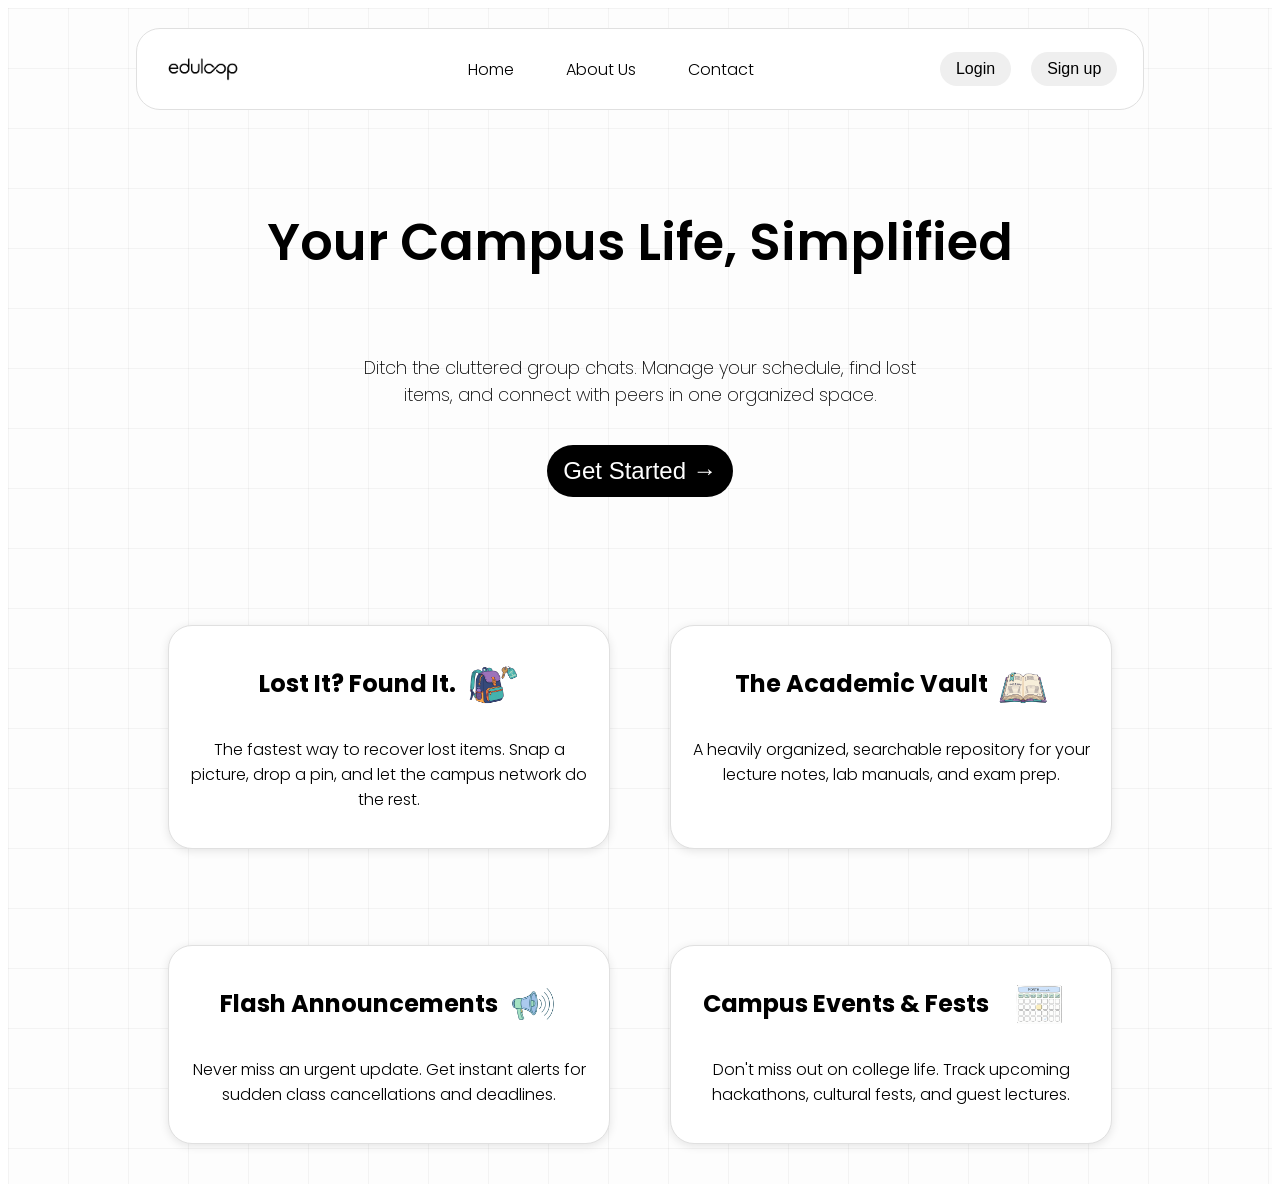
<file: index.html>
<!DOCTYPE html>
<html lang="en">

<head>
    <meta charset="UTF-8">
    <meta name="viewport" content="width=device-width, initial-scale=1.0">
    <title>EduLoop</title>
    <link rel="stylesheet" href="index.css">
    <link rel="shortcut icon" href="../assets/loop.png" type="image/x-icon">

</head>

<body>
    <div class="bg">
        
        <nav class="navbar">
            <img width="80px" height="80px" src="assets/logo.png" alt="eduLoop Logo">
            <ul>
                <li><a href="homePage/index.html">Home</a></li>
                <li><a href="about.html">About Us</a></li>
                <li><a href="contact.html">Contact</a></li>
            </ul>
            <div class="login-signup-btn">
                <button class="btn logIn"><a href="Login/login.html">Login</a></button>
                <button class="btn signUp"><a href="signup/signup.html">Sign up</a></button>
            </div>
        </nav>
        <main>
            <h1 class="main-heading">Your Campus Life, Simplified</h1>
            <p class="sub-heading">Ditch the cluttered group chats. Manage your schedule, find lost items, and connect with peers in one organized space.</p>
            <button class="get-started"><a href="signup/signup.html">Get Started &#8594</a></button>
            
            <div class="cards" id="carouselTrack">
                <div class="card1 feature-card">
                    <div class="heading-of-cards">
                        <h2>Lost It? Found It.</h2> <img width="54px" height="50px" src="assets/lost-found.png" alt="">
                    </div>
                    <p>The fastest way to recover lost items. Snap a picture, drop a pin, and let the campus network do the rest.</p>
                </div>
                <div class="card2 feature-card">
                    <div class="heading-of-cards">
                        <h2>The Academic Vault </h2><img width="50px" height="50px" src="assets/vault.png" alt="">
                    </div>
                    <p>A heavily organized, searchable repository for your lecture notes, lab manuals, and exam prep.</p>
                </div>
                <div class="card3 feature-card">
                    <div class="heading-of-cards">
                        <h2>Flash Announcements </h2><img width="50px" height="50px" src="assets/loudspeaker.png" alt="">
                    </div>
                    <p>Never miss an urgent update. Get instant alerts for sudden class cancellations and deadlines.</p>
                </div>
                <div class="card4 feature-card">
                    <div class="heading-of-cards">
                        <h2>Campus Events & Fests </h2><img width="80px" height="50px" src="assets/calendar.png" alt="">
                    </div>
                    <p>Don't miss out on college life. Track upcoming hackathons, cultural fests, and guest lectures.</p>
                </div>
            </div>
        </main>
    </div>
</body>

</html>
</file>
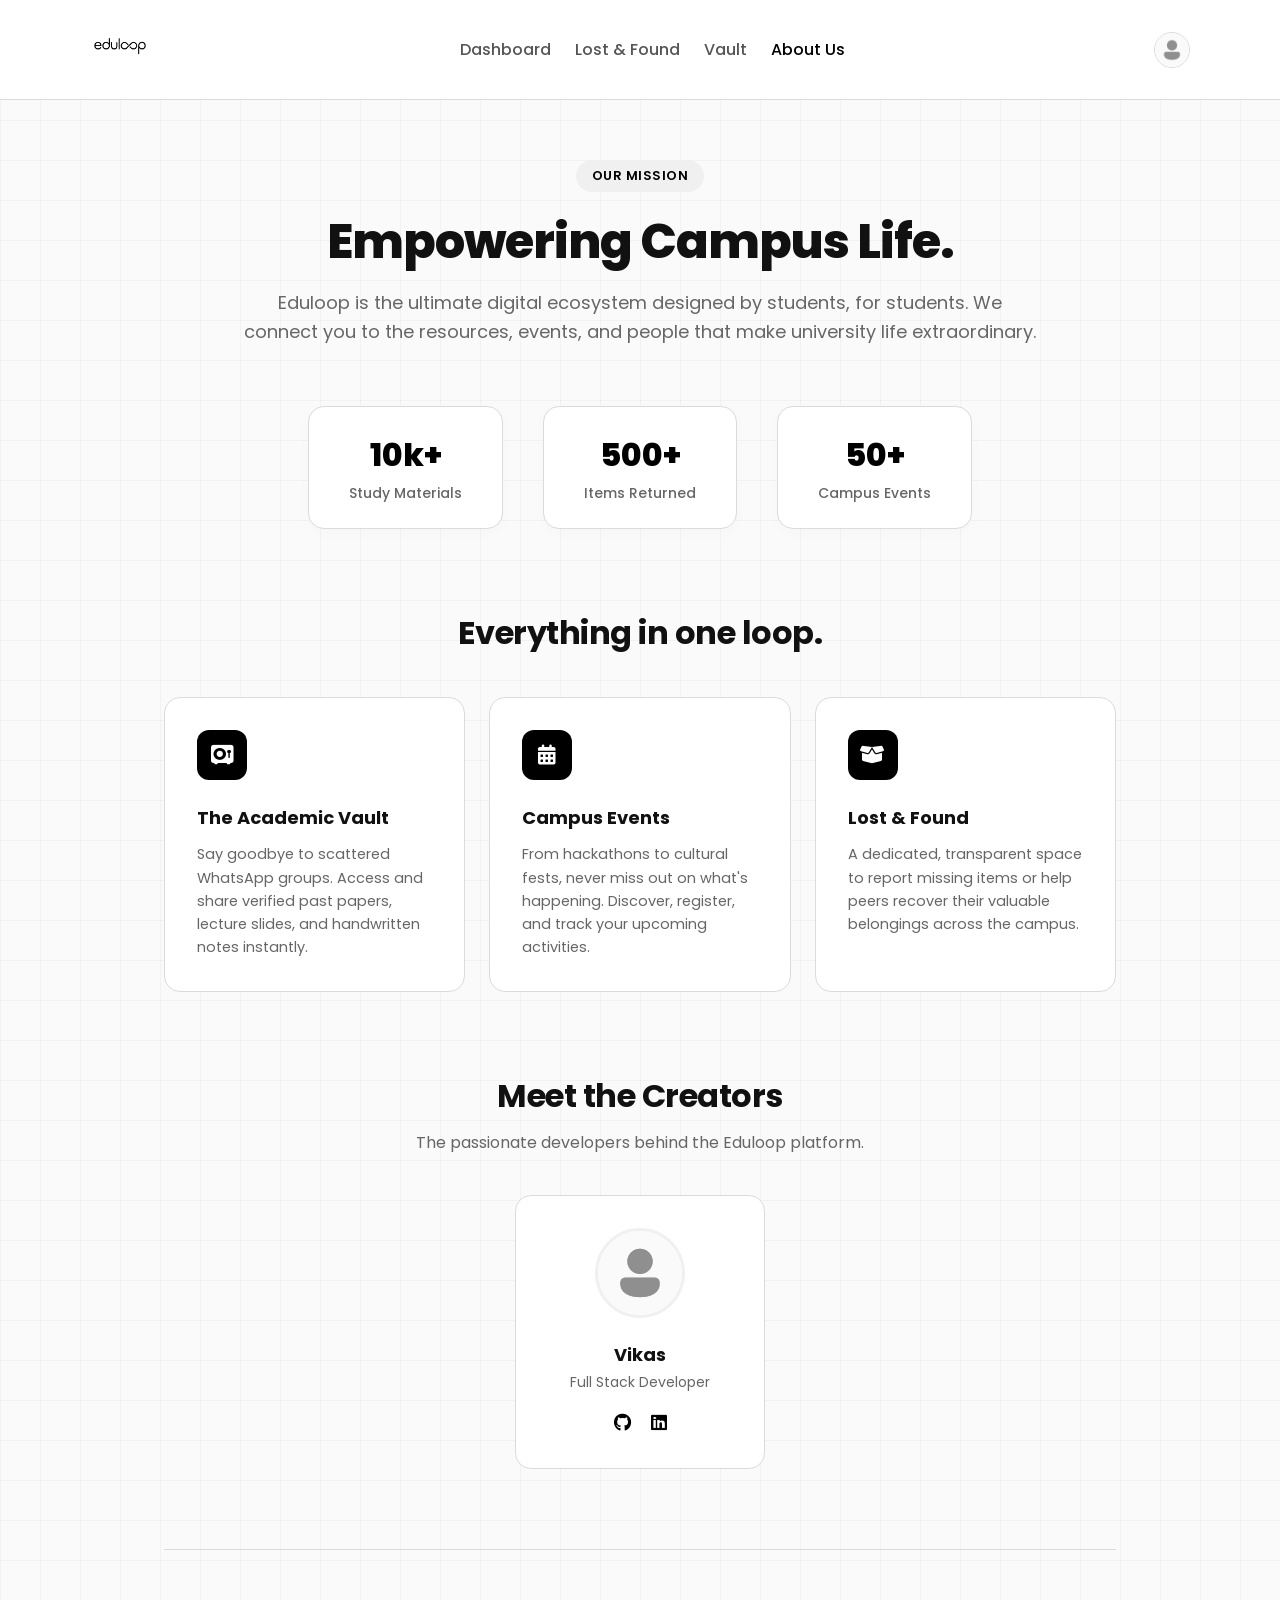
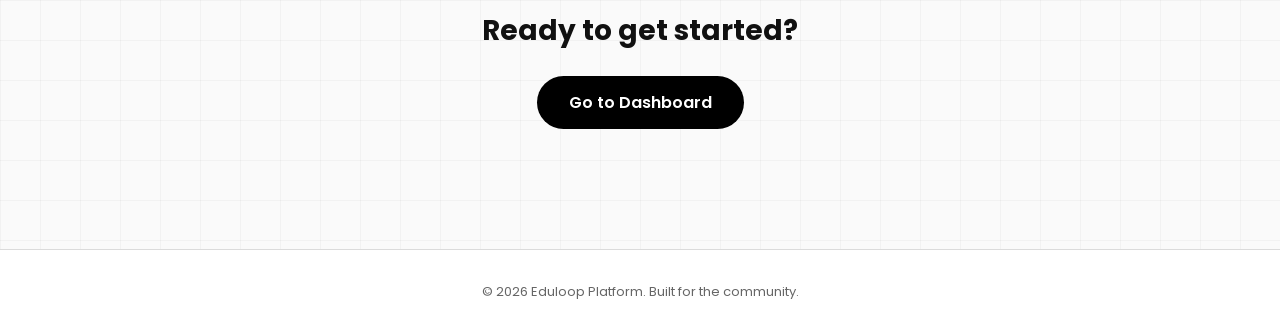
<file: about.html>
<!DOCTYPE html>
<html lang="en">
<head>
  <meta charset="UTF-8">
  <meta name="viewport" content="width=device-width, initial-scale=1.0">
  <title>Eduloop - About Us</title>
  <link rel="stylesheet" href="https://cdnjs.cloudflare.com/ajax/libs/font-awesome/6.4.0/css/all.min.css">
  <link rel="stylesheet" href="about.css">
  <link rel="shortcut icon" href="assets/loop.png" type="image/x-icon">
</head>
<body class="dashboard-theme">

  <nav class="top-navigation">
    <div class="nav-wrapper">
      <div class="brand-logo"><img width="60px" height="60px" src="../assets/logo.png" alt="Eduloop Logo"></div>
      <div class="nav-links">
        <a href="../homePage/home.html" class="nav-item">Dashboard</a>
        <a href="../lostAndFound/lost-found.html" class="nav-item">Lost & Found</a>
        <a href="../Vault/vault.html" class="nav-item">Vault</a>
        <a href="#" class="nav-item active">About Us</a>
      </div>
      <img src="../assets/profile.png" alt="Profile" class="user-avatar">
    </div>
  </nav>

  <main class="page-layout-wrapper">
    
    <header class="about-hero">
      <div class="hero-badge">Our Mission</div>
      <h1 class="hero-title">Empowering Campus Life.</h1>
      <p class="hero-subtitle">Eduloop is the ultimate digital ecosystem designed by students, for students. We connect you to the resources, events, and people that make university life extraordinary.</p>
    </header>

    <section class="stats-container">
      <div class="stat-box">
        <h3 class="stat-number">10k+</h3>
        <p class="stat-label">Study Materials</p>
      </div>
      <div class="stat-box">
        <h3 class="stat-number">500+</h3>
        <p class="stat-label">Items Returned</p>
      </div>
      <div class="stat-box">
        <h3 class="stat-number">50+</h3>
        <p class="stat-label">Campus Events</p>
      </div>
    </section>

    <section class="pillars-section">
      <h2 class="section-heading">Everything in one loop.</h2>
      <div class="pillars-grid">
        
        <div class="pillar-card">
          <div class="pillar-icon"><i class="fa-solid fa-vault"></i></div>
          <h3 class="pillar-title">The Academic Vault</h3>
          <p class="pillar-desc">Say goodbye to scattered WhatsApp groups. Access and share verified past papers, lecture slides, and handwritten notes instantly.</p>
        </div>

        <div class="pillar-card">
          <div class="pillar-icon"><i class="fa-solid fa-calendar-days"></i></div>
          <h3 class="pillar-title">Campus Events</h3>
          <p class="pillar-desc">From hackathons to cultural fests, never miss out on what's happening. Discover, register, and track your upcoming activities.</p>
        </div>

        <div class="pillar-card">
          <div class="pillar-icon"><i class="fa-solid fa-box-open"></i></div>
          <h3 class="pillar-title">Lost & Found</h3>
          <p class="pillar-desc">A dedicated, transparent space to report missing items or help peers recover their valuable belongings across the campus.</p>
        </div>

      </div>
    </section>

    <section class="team-section">
      <h2 class="section-heading">Meet the Creators</h2>
      <p class="section-subheading">The passionate developers behind the Eduloop platform.</p>
      
      <div class="team-grid">
          <div class="team-card">
            <img src="assets/profile.png" alt="Designer" class="team-avatar">
            <h3 class="team-name">Vikas</h3>
            <p class="team-role">Full Stack Developer</p>
            <div class="team-socials">
              <a href="https://github.com/vikasyv02/eduloop.git"><i class="fa-brands fa-github"></i></a>
              <a href="https://www.linkedin.com/in/vikas-yadav-b1807731b"><i class="fa-brands fa-linkedin"></i></a>
            </div>
          </div>
        

      </div>
    </section>

    <section class="cta-section">
      <h2>Ready to get started?</h2>
      <a href="../homePage/index.html" class="btn-primary">Go to Dashboard</a>
    </section>

  </main>

  <footer class="simple-footer">
    <p>&copy; 2026 Eduloop Platform. Built for the community.</p>
  </footer>

</body>
</html>
</file>
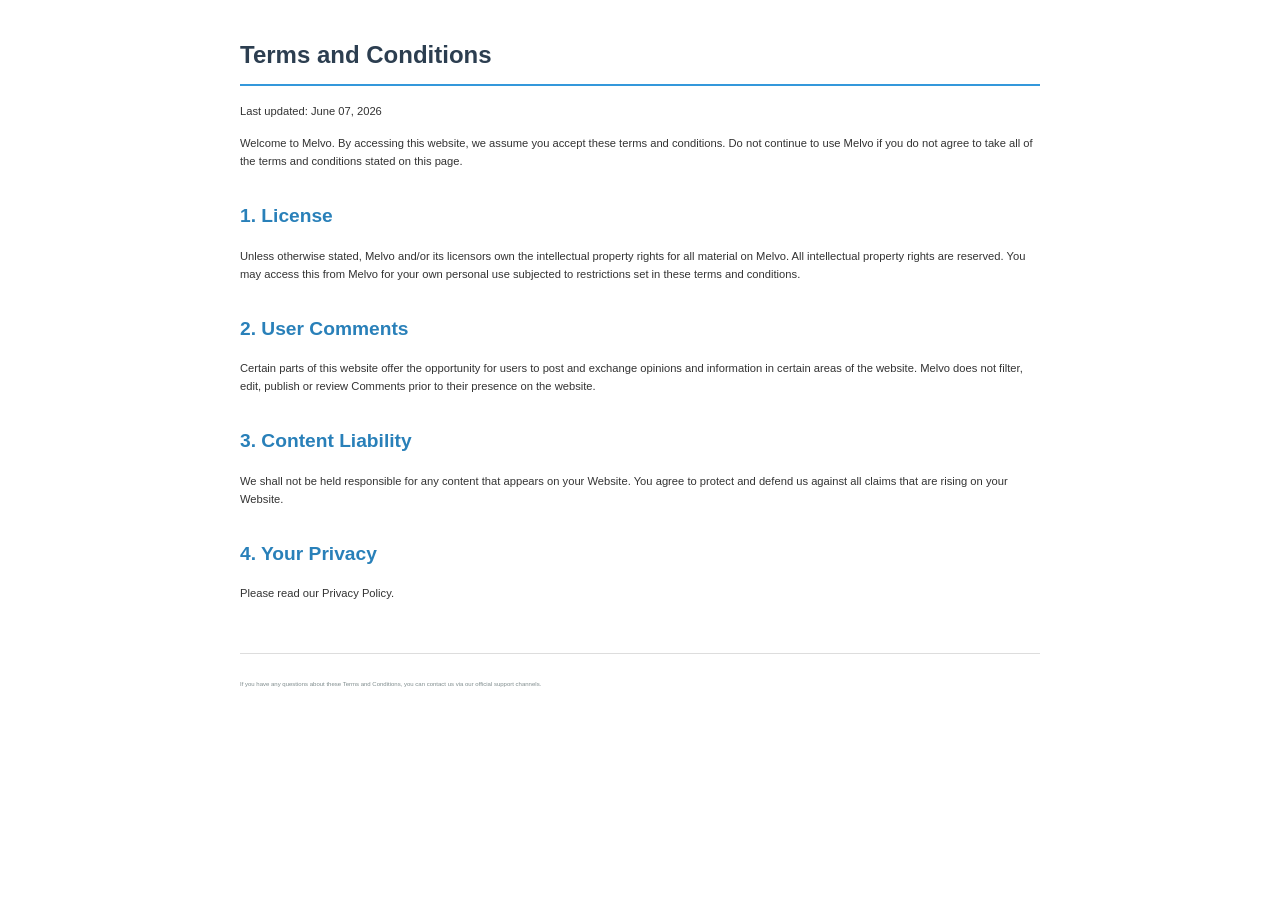
<file: terms.html>
<!DOCTYPE html>
<html lang="en">
<head>
    <meta charset="UTF-8">
    <meta name="viewport" content="width=device-width, initial-scale=1.0">
    <title>Terms and Conditions</title>
    <link rel="shortcut icon" href="../assets/loop.png" type="image/x-icon">
    <style>
        @page {
            size: A4;
            margin: 20mm;
            background-color: #ffffff;
        }
        body {
            font-family: 'Segoe UI', Tahoma, Geneva, Verdana, sans-serif;
            line-height: 1.6;
            color: #333;
            margin: 0;
            padding: 0;
            background-color: #ffffff;
        }
        .container {
            max-width: 800px;
            margin: 0 auto;
            padding: 20px;
        }
        h1 {
            color: #2c3e50;
            border-bottom: 2px solid #3498db;
            padding-bottom: 10px;
            font-size: 1.5em;
        }
        h2 {
            color: #2980b9;
            margin-top: 30px;
            font-size: 1.2em;
        }
        p {
            margin-bottom: 15px;
            font-size: 0.7em;
        }
        .footer {
            margin-top: 50px;
            font-size: 0.5em;
            color: #7f8c8d;
            border-top: 1px solid #ddd;
            padding-top: 20px;
        }
    </style>
</head>
<body>
    <div class="container">
        <h1>Terms and Conditions</h1>
        <p>Last updated: June 07, 2026</p>

        <p>Welcome to Melvo. By accessing this website, we assume you accept these terms and conditions. Do not continue to use Melvo if you do not agree to take all of the terms and conditions stated on this page.</p>

        <h2>1. License</h2>
        <p>Unless otherwise stated, Melvo and/or its licensors own the intellectual property rights for all material on Melvo. All intellectual property rights are reserved. You may access this from Melvo for your own personal use subjected to restrictions set in these terms and conditions.</p>

        <h2>2. User Comments</h2>
        <p>Certain parts of this website offer the opportunity for users to post and exchange opinions and information in certain areas of the website. Melvo does not filter, edit, publish or review Comments prior to their presence on the website.</p>

        <h2>3. Content Liability</h2>
        <p>We shall not be held responsible for any content that appears on your Website. You agree to protect and defend us against all claims that are rising on your Website.</p>

        <h2>4. Your Privacy</h2>
        <p>Please read our Privacy Policy.</p>

        <div class="footer">
            <p>If you have any questions about these Terms and Conditions, you can contact us via our official support channels.</p>
        </div>
    </div>
</body>
</html>
</file>
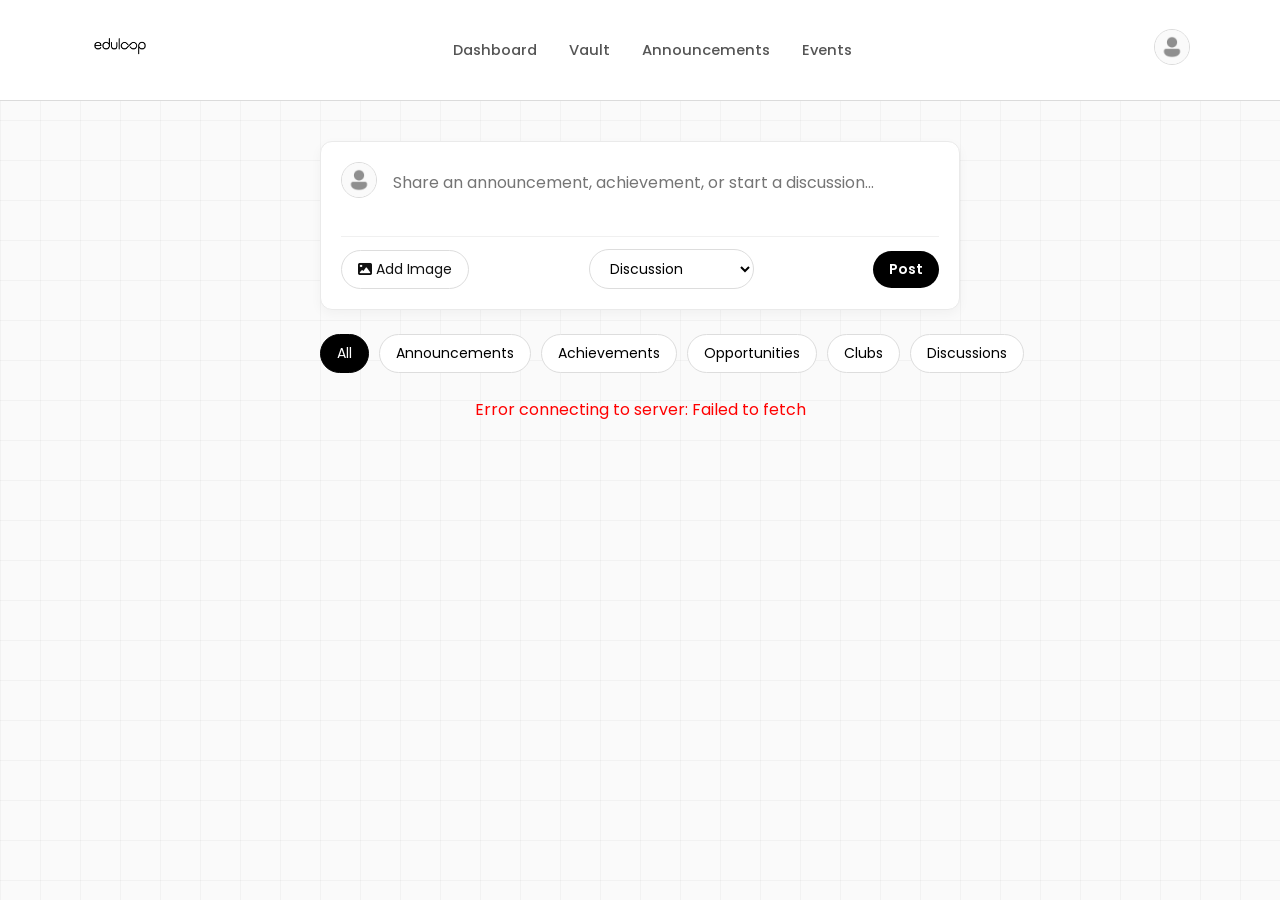
<file: Announcement/announcement.html>
<!doctype html>
<html lang="en">
  <head>
    <meta charset="UTF-8" />
    <meta name="viewport" content="width=device-width, initial-scale=1.0" />
    <title>Eduloop - Campus Feed</title>
    <link
      rel="stylesheet"
      href="https://cdnjs.cloudflare.com/ajax/libs/font-awesome/6.4.0/css/all.min.css"
    />
    <link rel="stylesheet" href="announcement.css" />
    <link rel="shortcut icon" href="../assets/loop.png" type="image/x-icon" />
  </head>
  <body class="dashboard-theme">
        <header class="navbar-wrapper">
      <div class="navbar-container">
        <div class="logo">
          <a href="../homePage/home.html"
            ><img width="60px" height="60px" src="../assets/logo.png" alt=""
          /></a>
        </div>
        <i class="fa-solid fa-bars my-menu-icon"></i>
        <nav class="nav-links">
          <a href="../homePage/home.html">Dashboard</a>
          <a href="../Vault/vault.html">Vault</a>
          <a href="../Announcement/announcement.html">Announcements</a>
          <a href="../EventsAndFests/event.html">Events</a>
        </nav>
        <div class="user-avatar-zone">
          <a href="../homePage/profile.html">
            <img src="../assets/profile.png" alt="Profile" class="nav-avatar" />
          </a>
        </div>
      </div>
    </header>

    <main class="feed-layout">
      <section class="create-post-box">
        <form id="createPostForm" enctype="multipart/form-data">
          <div class="input-wrapper">
            <img src="../assets/profile.png" alt="User" class="nav-avatar" />
            <textarea
              name="content"
              placeholder="Share an announcement, achievement, or start a discussion..."
              maxlength="500"
              required
              id="announcement-content"
            ></textarea>
          </div>
          <div class="form-actions">
            <div class="file-upload-wrapper">
              <label for="imageUpload" class="upload-btn">
                <i class="fa-solid fa-image"></i> Add Image
              </label>
              <input
                type="file"
                id="imageUpload"
                name="image"
                accept="image/*"
                hidden
              />
            </div>
            <select name="category" class="category-dropdown" required>
              <option value="discussion" selected>Discussion</option>
              <option value="announcement">Announcement</option>
              <option value="achievement">Achievement</option>
              <option value="club">Club</option>
              <option value="opportunity">Opportunity</option>
            </select>
            <button type="submit" id="post-btn" class="submit-post-btn">Post</button>
          </div>
        </form>
      </section>

      <div class="feed-filters">
        <button class="filter-pill active" data-filter="all">All</button>
        <button class="filter-pill" data-filter="announcement">
          Announcements
        </button>
        <button class="filter-pill" data-filter="achievement">
          Achievements
        </button>
        <button class="filter-pill" data-filter="opportunity">
          Opportunities
        </button>
        <button class="filter-pill" data-filter="opportunity">
          Clubs
        </button>
        <button class="filter-pill" data-filter="opportunity">
          Discussions
        </button>
      </div>

      <section class="post-stream">
      </section>
    </main>
  </body>
</html>
<script src="announcement.js"></script>
</file>
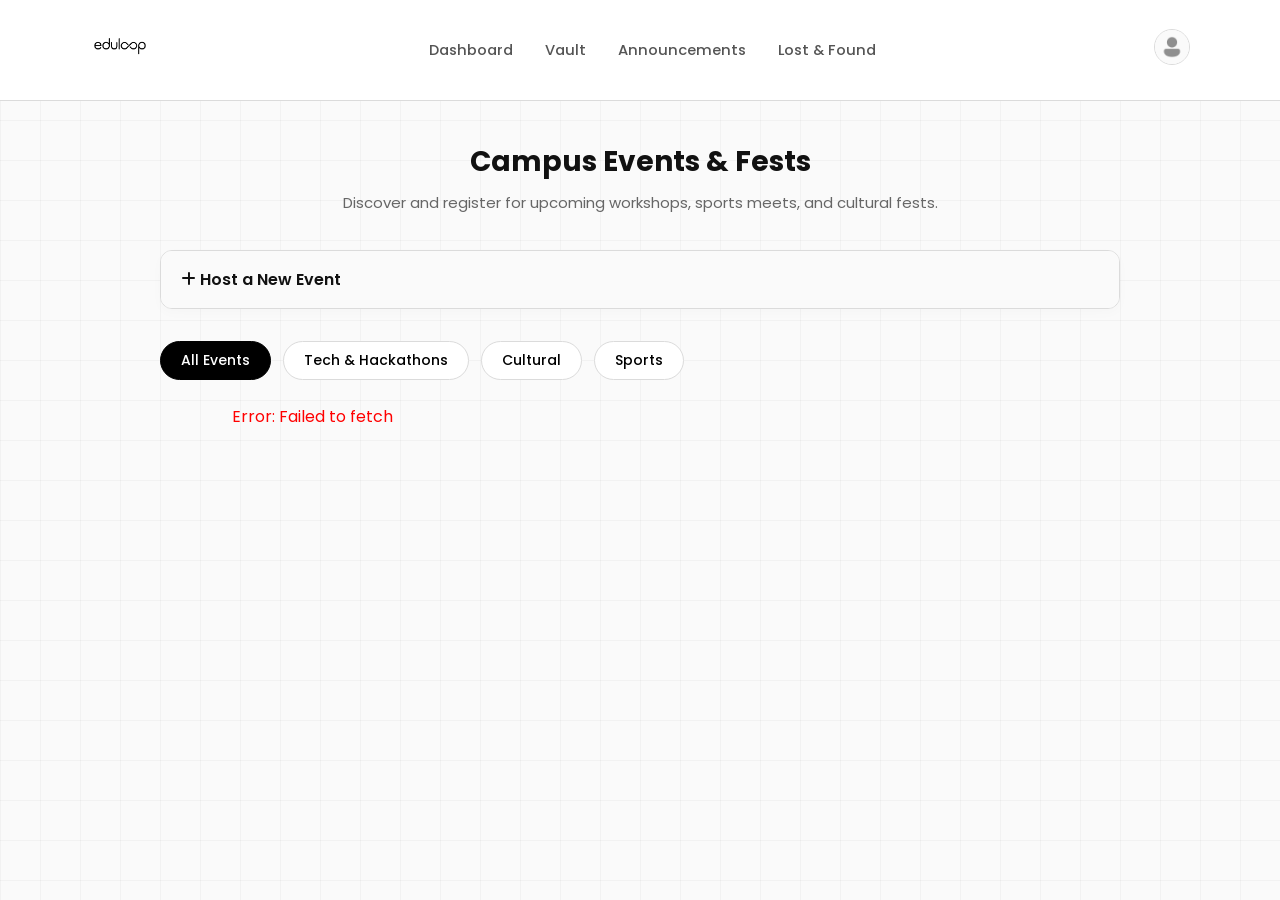
<file: EventsAndFests/event.html>
<!doctype html>
<html lang="en">
  <head>
    <meta charset="UTF-8" />
    <meta name="viewport" content="width=device-width, initial-scale=1.0" />
    <title>Eduloop - Events & Fests</title>
    <link
      rel="stylesheet"
      href="https://cdnjs.cloudflare.com/ajax/libs/font-awesome/6.4.0/css/all.min.css"
    />
    <link rel="stylesheet" href="event.css" />
    <link rel="shortcut icon" href="../assets/loop.png" type="image/x-icon" />
  </head>
  <body class="dashboard-theme">
    <header class="navbar-wrapper">
      <div class="navbar-container">
        <div class="logo">
          <a href="../homePage/home.html"
            ><img width="60px" height="60px" src="../assets/logo.png" alt=""
          /></a>
        </div>
        <i class="fa-solid fa-bars my-menu-icon"></i>
        <nav class="nav-links">
          <a href="../homePage/home.html">Dashboard</a>
          <a href="../Vault/vault.html">Vault</a>
          <a href="../Announcement/announcement.html">Announcements</a>
          <a href="../lostAndFound/lost-found.html">Lost & Found</a>
        </nav>
        <div class="user-avatar-zone">
          <a href="../homePage/profile.html">
            <img src="../assets/profile.png" alt="Profile" class="nav-avatar" />
          </a>
        </div>
      </div>
    </header>

    <main class="page-layout-wrapper">
      <header class="section-hero">
        <h1 class="hero-title">Campus Events & Fests</h1>
        <p class="hero-subtitle">
          Discover and register for upcoming workshops, sports meets, and
          cultural fests.
        </p>
      </header>

      <details class="new-event-container">
        <summary class="new-event-toggle">
          <i class="fa-solid fa-plus"></i> Host a New Event
        </summary>

        <form
          id="eventCreationForm"
          class="event-form-body"
          enctype="multipart/form-data"
        >
          <div class="input-group-row">
            <input
              type="text"
              name="title"
              class="form-input"
              placeholder="Event Title"
              required
            />
            <select name="category" class="form-input" required>
              <option value="" disabled selected>Select Category</option>
              <option value="tech">Tech</option>
              <option value="sports">Sports</option>
              <option value="cultural">Cultural</option>
              <option value="workshop">Workshop</option>
              <option value="seminar">Seminar</option>
              <option value="hackathon">Hackathon</option>
            </select>
          </div>

          <div class="input-group-row">
            <input type="date" name="date" class="form-input" required />
            <input type="time" name="time" class="form-input" required />
            <input
              type="text"
              name="location"
              class="form-input"
              placeholder="Location (e.g., Main Auditorium)"
              required
            />
          </div>

          <div class="input-group-row">
            <input
              type="text"
              name="organizedBy"
              class="form-input"
              placeholder="Organized By (e.g., Code Club)"
              required
            />

            <div class="file-upload-wrapper">
              <label for="eventBannerInput" class="file-upload-label">
                <i class="fa-solid fa-image"></i> Upload Banner Image
              </label>
              <input
                type="file"
                id="eventBannerInput"
                name="image"
                accept="image/*"
                required
                hidden
              />
            </div>
          </div>

          <textarea
            name="description"
            class="form-textarea"
            placeholder="Event Description (Max 500 characters)"
            maxlength="500"
            required
          ></textarea>

          <div class="form-actions">
            <button type="submit" class="btn-primary">Publish Event</button>
          </div>
        </form>
      </details>

      <div class="filter-tabs-container">
        <button class="filter-tab is-active" data-category="all">
          All Events
        </button>
        <button class="filter-tab" data-category="tech">
          Tech & Hackathons
        </button>
        <button class="filter-tab" data-category="cultural">Cultural</button>
        <button class="filter-tab" data-category="sports">Sports</button>
      </div>

      <section class="events-gallery">
      </section>
    </main>
  </body>
</html>
<script src="event.js"></script>
</file>
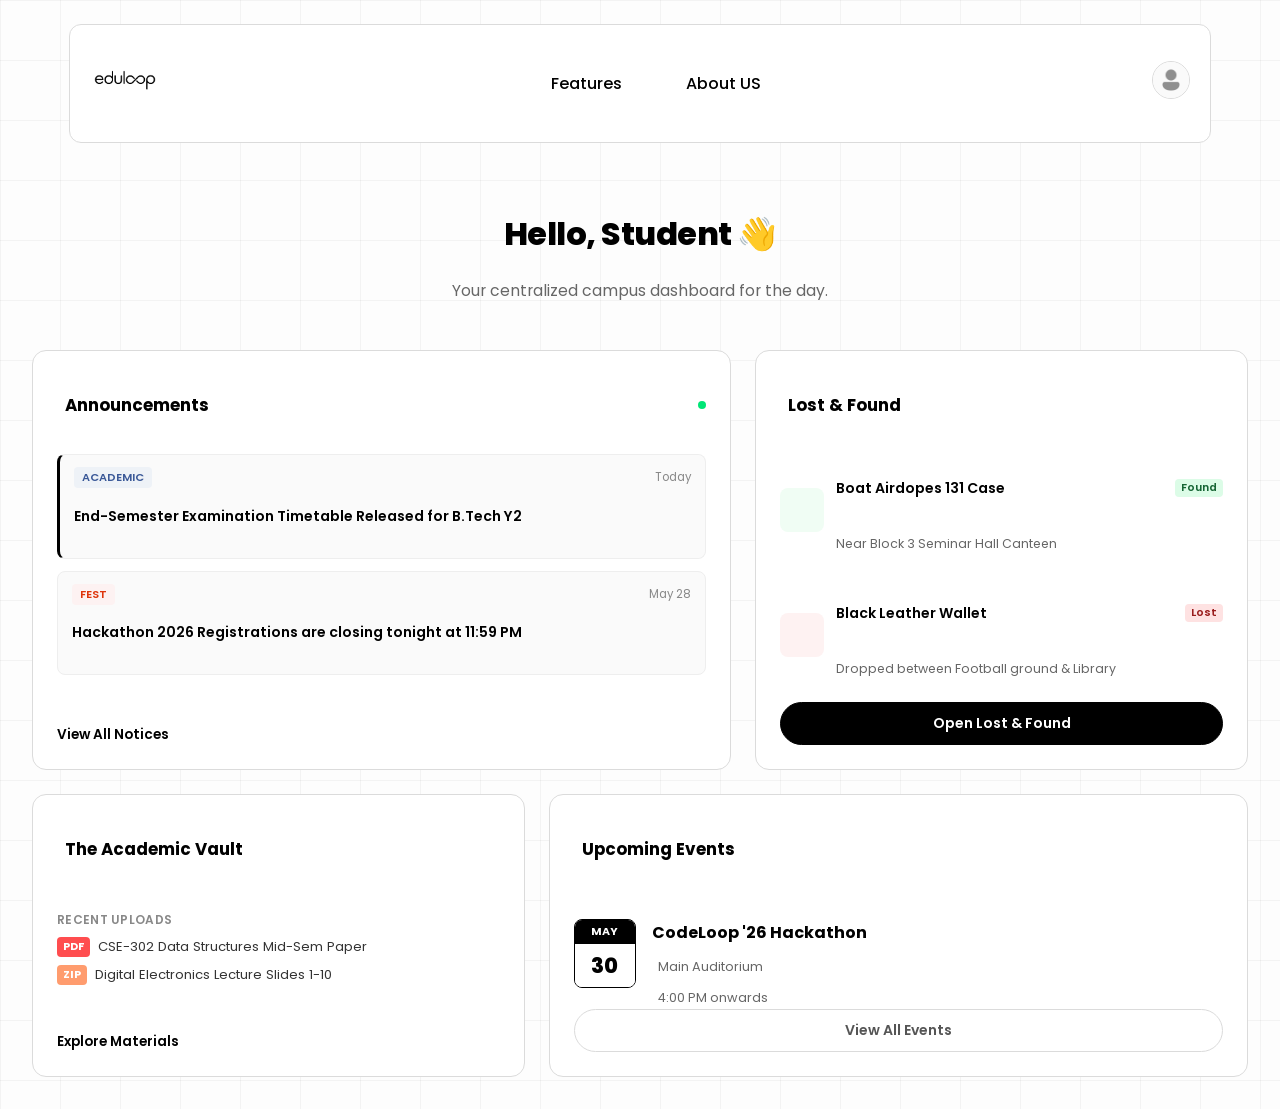
<file: homePage/home.html>
<!DOCTYPE html>
<html lang="en">
  <head>
    <meta charset="UTF-8" />
    <meta name="viewport" content="width=device-width, initial-scale=1.0" />
    <title>EduLoop - Home</title>
    <link rel="stylesheet" href="home.css" />
    <link rel="shortcut icon" href="../assets/loop.png" type="image/x-icon">
  </head>
  <body>
    <header class="navbar-wrapper">
      <div class="navbar-container">
        <div class="logo"><img src="../assets/logo.png" alt=""></div>
        <nav class="nav-links">
            <div class="dropdown-trigger">
              <button class="dropdown-btn nav-btn">Features <i class="fa-solid fa-chevron-down"></i></button>
              <div class="features-dropdown">
                <a href="../lostAndFound/lost-found.html" class="dropdown-item card1">Lost & Found <span>🔍</span></a>
                <a href="../Announcement/announcement.html" class="dropdown-item card2">Announcement <span>📢</span></a>
                <a href="../Vault/vault.html" class="dropdown-item card3">Vault <span>📁</span></a>
                <a href="../EventsAndFests/event.html" class="dropdown-item card4">Events & Fests <span>📅</span></a>
              </div>
            </div>
          <a href="about.html" class="nav-btn">About US</a>
        </nav>
        <div class="user-avatar-zone">
          <a href="profile.html">
            <img src="../assets/profile.png" alt="Profile View" class="nav-avatar" />
          </a>
        </div>
      </div>
    </header>

    <main class="dashboard-wrapper">
      <section class="welcome-banner">
        <h1>Hello, <span class="student-name-banner">Student</span> 👋</h1>
        <p>Your centralized campus dashboard for the day.</p>
      </section>

      <div class="bento-grid">
        
        <section class="bento-card announcements-card">
          <div class="card-header">
            <h3><i class="fa-solid fa-bullhorn"></i> Announcements</h3>
            <span class="live-pulse"></span>
          </div>
          <div class="announcement-list">
            <div class="announcement-item urgency-high">
              <div class="meta-row">
                <span class="badge badge-academic">Academic</span>
                <span class="item-time">Today</span>
              </div>
              <h4>End-Semester Examination Timetable Released for B.Tech Y2</h4>
            </div>
            <div class="announcement-item">
              <div class="meta-row">
                <span class="badge badge-fest">Fest</span>
                <span class="item-time">May 28</span>
              </div>
              <h4>Hackathon 2026 Registrations are closing tonight at 11:59 PM</h4>
            </div>
          </div>
          <a href="../Announcement/announcement.html" class="card-action-link">View All Notices <i class="fa-solid fa-arrow-right"></i></a>
        </section>

        <section class="bento-card lost-found-card">
          <div class="card-header">
            <h3><i class="fa-solid fa-magnifying-glass"></i> Lost & Found</h3>
          </div>
          <div class="feed-container">
            <div class="feed-item">
              <div class="item-thumb"><i class="fa-solid fa-key"></i></div>
              <div class="item-details">
                <div class="title-row">
                  <h5>Boat Airdopes 131 Case</h5>
                  <span class="feed-tag tag-found">Found</span>
                </div>
                <p>Near Block 3 Seminar Hall Canteen</p>
              </div>
            </div>
            <div class="feed-item">
              <div class="item-thumb lost-thumb"><i class="fa-solid fa-wallet"></i></div>
              <div class="item-details">
                <div class="title-row">
                  <h5>Black Leather Wallet</h5>
                  <span class="feed-tag tag-lost">Lost</span>
                </div>
                <p>Dropped between Football ground & Library</p>
              </div>
            </div>
          </div>
          <a href="../lostAndFound/lost-found.html" class="btn btn-pill-solid">Open Lost & Found</a>
        </section>

        <section class="bento-card vault-card">
          <div class="card-header">
            <h3><i class="fa-solid fa-folder-open"></i> The Academic Vault</h3>
          </div>
          <div class="recent-uploads">
            <p class="section-label">Recent Uploads</p>
            <div class="file-row">
              <span class="file-type-badge pdf">PDF</span>
              <span class="file-name">CSE-302 Data Structures Mid-Sem Paper</span>
            </div>
            <div class="file-row">
              <span class="file-type-badge zip">ZIP</span>
              <span class="file-name">Digital Electronics Lecture Slides 1-10</span>
            </div>
          </div>
          <a href="../Vault/vault.html" class="card-action-link">Explore Materials <i class="fa-solid fa-arrow-right"></i></a>
        </section>

        <section class="bento-card events-card">
          <div class="card-header">
            <h3><i class="fa-solid fa-calendar-days"></i> Upcoming Events</h3>
          </div>
          <div class="event-showcase">
            <div class="calendar-badge">
              <span class="cal-month">MAY</span>
              <span class="cal-day">30</span>
            </div>
            <div class="event-info">
              <h4>CodeLoop '26 Hackathon</h4>
              <p><i class="fa-solid fa-location-dot"></i> Main Auditorium</p>
              <p><i class="fa-solid fa-clock"></i> 4:00 PM onwards</p>
            </div>
          </div>
          <a href="../EventsAndFests/events.html" class="btn btn-pill-muted">View All Events</a>
        </section>

      </div>
    </main>
    <script src="home.js"></script>
  </body>
</html>
</file>
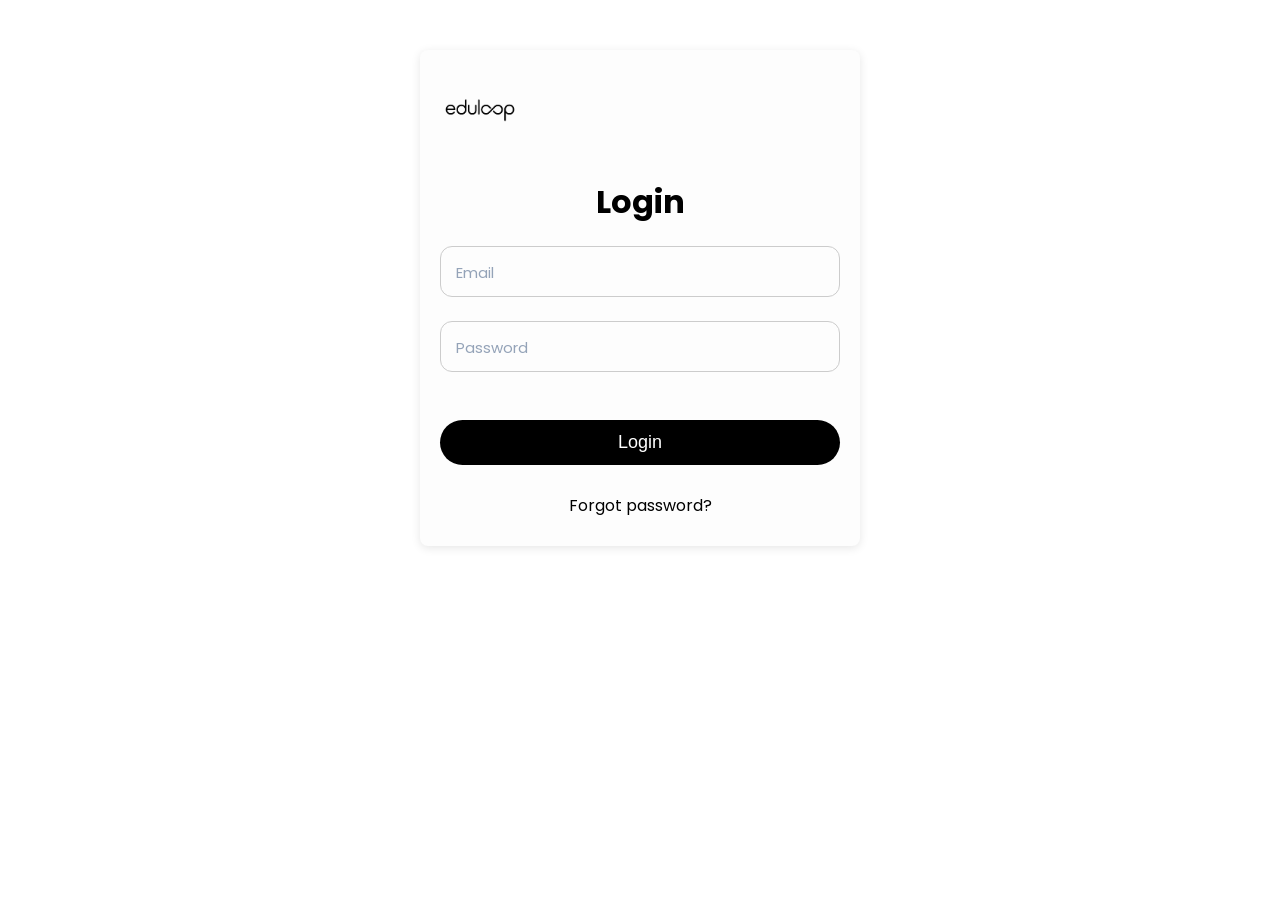
<file: homePage/profile.html>
<!doctype html>
<html lang="en">
  <head>
    <meta charset="UTF-8" />
    <meta name="viewport" content="width=device-width, initial-scale=1.0" />
    <title>EduLoop - Profile Settings</title>
    <link rel="stylesheet" href="profile.css" />
    <link rel="shortcut icon" href="../assets/loop.png" type="image/x-icon">

  </head>
  <body>
    <div class="account-wrapper">
      <aside class="profile-card">
        <div class="avatar-box">
          <img src="../assets/profile.png" alt="User avatar" class="avatar-img" />
          <input
            class="change-avatar-btn"
            type="button"
            id="changeAvatarBtn"
            title="Upload new photo"
          >
            <i class="fa-solid fa-camera"></i>
          </button>
        </div>

        <div class="identity-info">
          <h2 class="display-name"></h2>
          <p class="meta-id" id="registration">Reg No: </p>
          <div class="status-tags">
            <span class="tag role-tag" id="roleTag">User</span>
            <span class="tag verified-tag active">
              <i class="fa-solid fa-circle-check"></i> Verified
            </span>
          </div>
        </div>

        <div class="user-bio">
          <label for="bio-input">Bio</label>
          <textarea
            id="bio-input"
            maxlength="200"
            placeholder="Tell us about yourself..."></textarea>
          <div class="char-counter">
            <span id="current-count"></span> / 200
          </div>
        </div>
      </aside>

      <main class="panel-body">
        <header class="panel-header">
          <h1>Account Settings</h1>
          <p>Update your academic track and verification details below.</p>
        </header>

        <form class="settings-form" autocomplete="off">
          <fieldset class="form-section">
            <legend>
              <i class="fa-solid fa-graduation-cap"></i> Academic Profile
            </legend>
            <div class="input-grid">
              <div class="field-box locked">
                <label
                  >Registration Number <i class="fa-solid fa-lock"></i
                ></label>
                <input type="text" id="registrationValue" value="" readonly tabindex="-1" />
              </div>
              <div class="field-box">
                <label>Course</label>
                <input type="text" id="courseValue" value="" placeholder="e.g., B.Tech" />
              </div>
              <div class="field-box">
                <label>Branch</label>
                <input
                  type="text"
                  id="branchValue"
                  value=""
                  placeholder="e.g., CSE"
                />
              </div>
              <div class="field-row">
                <div class="field-box">
                  <label>Year</label>
                  <input type="number" id="yearValue" value="" min="1" max="5" />
                </div>
                <div class="field-box">
                  <label>Semester</label>
                  <input type="number" id="semesterValue" value="" min="1" max="10" />
                </div>
              </div>
            </div>
          </fieldset>

          <fieldset class="form-section form-section-2">
            <legend>
              <i class="fa-solid fa-user-shield"></i> Personal Credentials
            </legend>
            <div class="input-grid">
              <div class="field-box field-box locked">
                <label>Full Name</label>
                <input 
                type="text" 
                id="nameValue"
                value="" 
                readonly 
                tabindex="-1"
                />
              </div>
              <div class="field-box locked">
                <label>Phone Number <i class="fa-solid fa-lock"></i></label>
                <input
                  type="tel"
                  id="phoneValue"
                  value=""
                  readonly
                  tabindex="-1"
                />
              </div>
              <div class="field-box locked">
                <label>Email Address <i class="fa-solid fa-lock"></i></label>
                <input
                  id="emailValue"
                  type="email"
                  value=""
                  readonly
                  tabindex="-1"
                  class="lowercase-text"
                />
              </div> 
            </div>
          </fieldset>

          <div class="form-actions">
            <button type="button" class="btn btn-muted">Cancel</button>
            <button type="submit" id="save-changes" class="btn btn-solid">Save Changes</button>
          </div>
        </form>
        <div class="danger-btn">
          <button type="submit" id="logout-btn" class="btn logout-btn btn-solid">Logout</button>  
          <button type="submit" id="delete-btn" class="btn logout-btn btn-solid">Delete Account</button>
        </div>
      </main>
    </div>

    <div id="confirmationModal" class="modal-overlay">
      <div class="modal-card">
        <div class="modal-icon"><i class="fa-solid fa-circle-exclamation"></i></div>
        <h2 class="modal-title">Are you sure?</h2>
        <p class="modal-text" id="modal-text"></p>
        
        <div class="modal-actions">
          <button id="cancel-btn" class="btn-secondary">Cancel</button>
          
          <form action="#" method="POST" class="modal-form">
            <button type="submit" id="yes-btn" class="btn-danger">Yes</button>
          </form>
        </div>
      </div>
    </div>
  </body>
</html>
<script src="profile.js"></script>
</file>
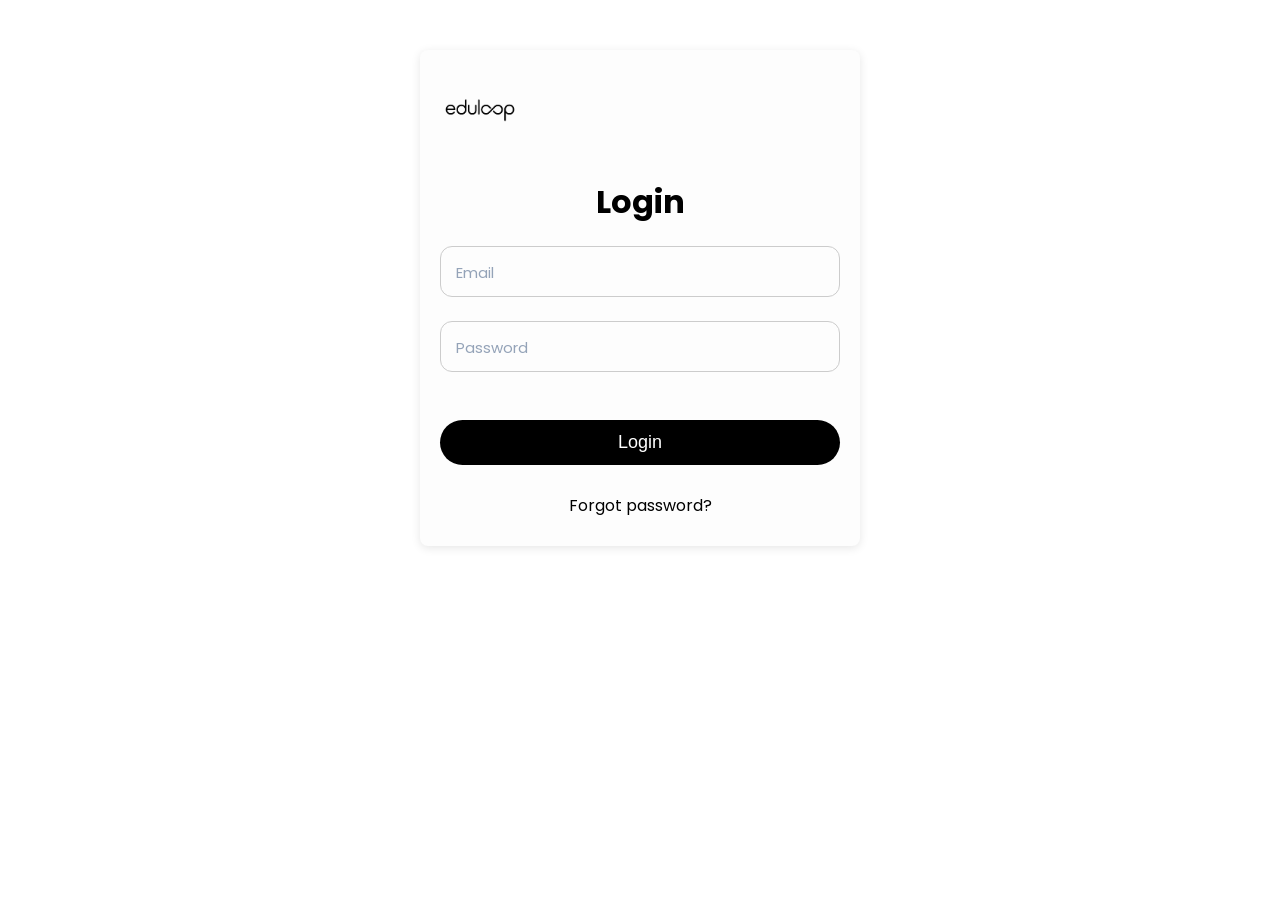
<file: Login/login.html>
<!doctype html>
<html lang="en">
  <head>
    <meta charset="UTF-8" />
    <meta name="viewport" content="width=device-width, initial-scale=1.0" />
    <title>Eduloop - login</title>
    <link rel="stylesheet" href="login.css" />
    <link rel="shortcut icon" href="../assets/loop.png" type="image/x-icon" />
  </head>
  <body>
    <div class="login-container">
      <img
        width="80px"
        height="80px"
        src="../assets/logo.png"
        alt="eduLoop Logo"
      />
      <h1>Login</h1>
      <form action="#" method="post" class="login-form" id="loginForm">
        <div class="input-group">
          <input
            class="custom-input"
            type="text"
            id="email"
            name="email"
            placeholder=" "
            required
          />
          <label class="custom-label" for="email">Email</label>
        </div>
        <div class="input-group">
          <input
            class="custom-input"
            type="password"
            id="password"
            name="password"
            placeholder=" "
            required
          />
          <label class="custom-label" for="password">Password</label>
        </div>
        <div class="login-message"></div>
        <button class="submit-btn" type="submit">Login</button>
      </form>
      <div class="forgot-password">Forgot password?</div>
    </div>
  </body>
  <script src="login.js"></script>
</html>
</file>
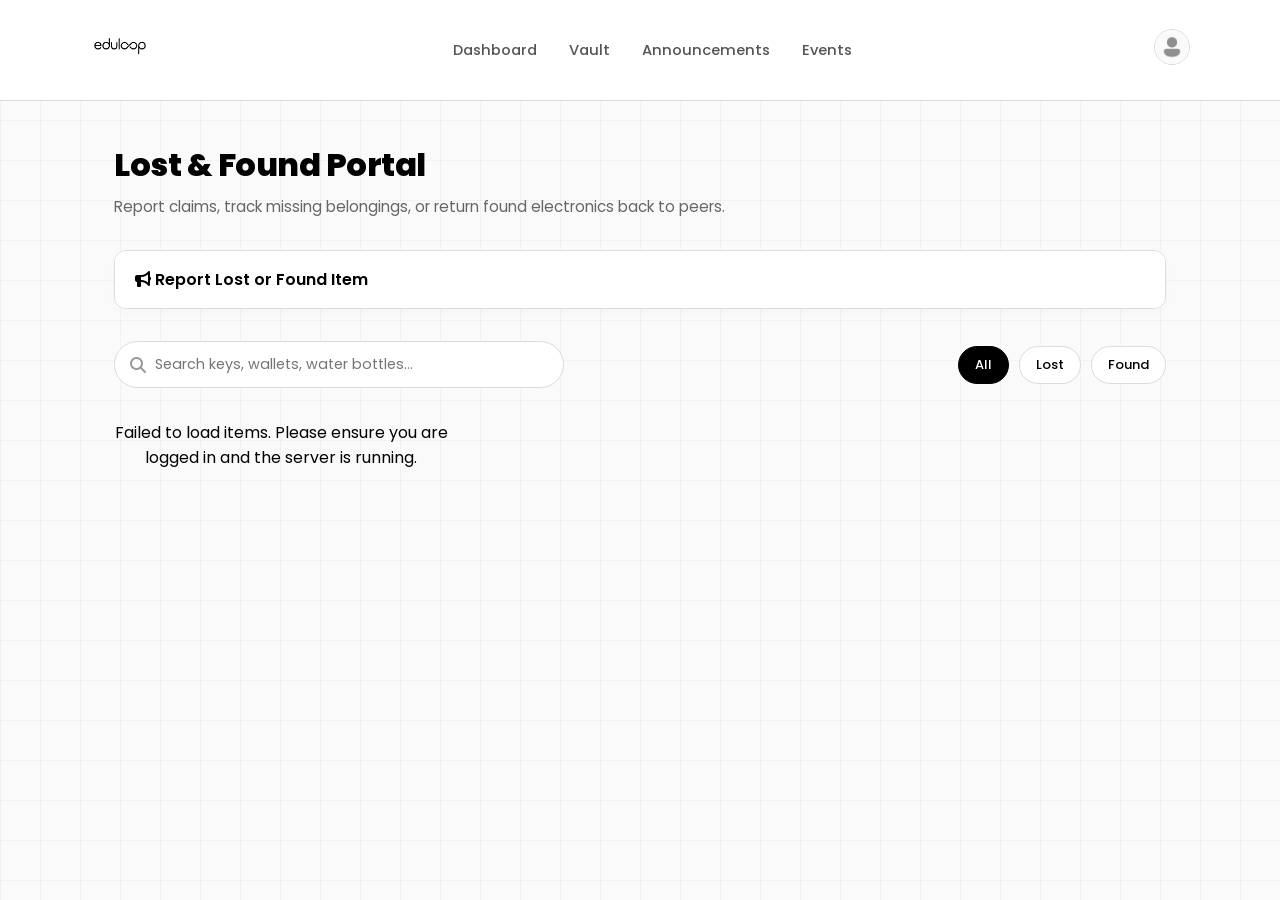
<file: lostAndFound/lost-found.html>
<!doctype html>
<html lang="en">
  <head>
    <meta charset="UTF-8" />
    <meta name="viewport" content="width=device-width, initial-scale=1.0" />
    <title>EduLoop — Lost & Found Workspace</title>
    <link
      rel="stylesheet"
      href="https://cdnjs.cloudflare.com/ajax/libs/font-awesome/6.4.0/css/all.min.css"
    />
    <link rel="stylesheet" href="lost-found.css" />
    <link rel="shortcut icon" href="../assets/loop.png" type="image/x-icon" />
  </head>
  <body>
    <header class="navbar-wrapper">
      <div class="navbar-container">
        <div class="logo">
          <a href="../homePage/home.html"
            ><img width="60px" height="60px" src="../assets/logo.png" alt=""
          /></a>
        </div>
        <i class="fa-solid fa-bars my-menu-icon"></i>
        <nav class="nav-links">
          <a href="../homePage/home.html">Dashboard</a>
          <a href="../Vault/vault.html">Vault</a>
          <a href="../Announcement/announcement.html">Announcements</a>
          <a href="../EventsAndFests/event.html">Events</a>
        </nav>
        <div class="user-avatar-zone">
          <a href="../homePage/profile.html">
            <img id="profilePic" src="../assets/profile.png" alt="Profile" class="nav-avatar" />
          </a>
        </div>
      </div>
    </header>

    <main class="workspace-wrapper">
      <section class="workspace-header">
        <div class="header-text">
          <h1>Lost & Found Portal</h1>
          <p>
            Report claims, track missing belongings, or return found electronics
            back to peers.
          </p>
        </div>
      </section>

      <details class="new-resource-container">
        <summary class="new-resource-toggle">
          <i class="fa-solid fa-bullhorn"></i> Report Lost or Found Item
        </summary>

        <form
          id="lostFoundForm"
          class="resource-form-body"
          enctype="multipart/form-data"
          action="#"
          method="POST"
        >
          <div class="input-group-row">
            <input
              type="text"
              name="title"
              id="title"
              class="form-input"
              placeholder="Item Name (e.g., Black Leather Wallet)"
              required
            />
            <select name="status" id="category" class="form-input" required>
              <option value="lost">I Lost This Item</option>
              <option value="found">I Found This Item</option>
            </select>
          </div>

          <div class="input-group-row">
            <input
              type="text"
              name="location"
              id="location"
              class="form-input"
              placeholder="Last seen / Found at (e.g., Library Floor 2)"
              required
            />
            <input
              type="text"
              name="contactInfo"
              id="contactInfo"
              class="form-input"
              placeholder="Contact Info (e.g., Phone No. or Email)"
              required
            />
          </div>

          <div class="input-group-row">
            <div class="file-upload-wrapper">
              <label
                for="itemImageInput"
                class="file-upload-label btn-secondary"
              >
                <i class="fa-solid fa-image"></i> Upload Item Image
              </label>
              <input
                type="file"
                id="itemImageInput"
                name="image"
                accept="image/*"
                required
                hidden
              />
            </div>
          </div>

          <textarea
            name="description"
            class="form-input"
            id="description"
            placeholder="Detailed description (color, brand, distinguishing marks)..."
            maxlength="500"
            required
          ></textarea>

          <div class="form-actions">
            <button type="submit" class="btn btn-pill-solid">
              Submit Report
            </button>
          </div>
        </form>
      </details>

      <section class="filter-toolbar">
        <div class="search-input-wrapper">
          <i class="fa-solid fa-magnifying-glass search-bar-icon"></i>
          <input
            type="text"
            placeholder="Search keys, wallets, water bottles..."
          />
        </div>
        <div class="filter-tabs">
          <button class="filter-tab active">All</button>
          <button class="filter-tab">Lost</button>
          <button class="filter-tab">Found</button>
        </div>
      </section>

      <section class="lost-found-list">
      </section>
    </main>
  </body>
</html>
<script src="lost-found.js"></script>
</file>
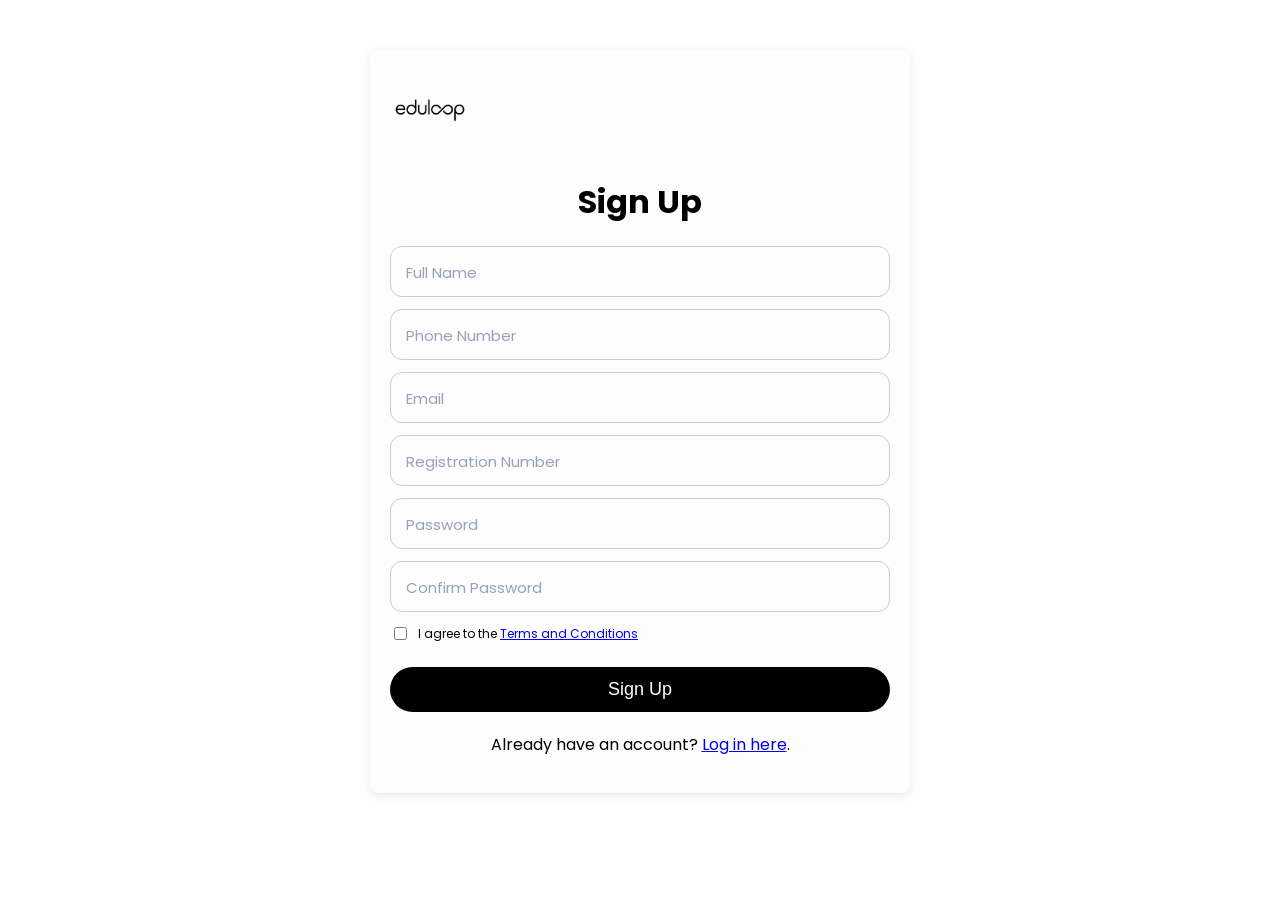
<file: signup/signup.html>
<!doctype html>
<html lang="en">
  <head>
    <meta charset="UTF-8" />
    <meta name="viewport" content="width=device-width, initial-scale=1.0" />
    <title>signup</title>
    <link rel="stylesheet" href="signup.css" />
    <link rel="shortcut icon" href="../assets/loop.png" type="image/x-icon" />
  </head>
  <body>
    <div class="signup-container">
      <img
        width="80px"
        height="80px"
        src="../assets/logo.png"
        alt="eduLoop Logo"
      />
      <h1>Sign Up</h1>
      <form method="post" class="signup-form" id="signupForm">
        <div class="input-group">
          <input
            type="text"
            id="fullName"
            class="custom-input"
            name="fullName"
            placeholder=" "
            required
          />
          <label for="fullName" class="custom-label">Full Name</label>
        </div>
        <div class="input-group">
          <input
            type="text"
            id="phoneNumber"
            class="custom-input"
            name="phoneNumber"
            placeholder=" "
            required
          />
          <label for="phoneNumber" class="custom-label">Phone Number</label>
        </div>
        <div class="input-group">
          <input
            type="email"
            id="email"
            name="email"
            class="custom-input"
            placeholder=" "
            required
          />
          <label for="email" class="custom-label">Email</label>
        </div>
        <div class="input-group">
          <input
            type="text"
            id="registrationNumber"
            class="custom-input"
            name="registrationNumber"
            placeholder=" "
            required
          />
          <label for="registrationNumber" class="custom-label"
            >Registration Number</label
          >
        </div>
        <div class="input-group">
          <input
            type="password"
            id="password"
            name="password"
            class="custom-input"
            placeholder=" "
            required
          />
          <label for="password" class="custom-label">Password</label>
        </div>
        <div class="input-group">
          <input
            type="text"
            id="confirmPassword"
            name="confirmPassword"
            class="custom-input"
            placeholder=" "
            required
          />
          <label for="confirmPassword" class="custom-label"
            >Confirm Password</label
          >
        </div>
        <div class="check-terms">
          <input type="checkbox" id="terms" name="terms" required />
          <label for="terms"
            >I agree to the
            <a href="../terms.html" target="_blank"
              >Terms and Conditions</a
            ></label
          >
        </div>
        <div class="already-exist-message"></div>
        <button class="submit-btn" type="submit">Sign Up</button>
      </form>

      <p>
        Already have an account? <a href="../Login/login.html">Log in here</a>.
      </p>
    </div>
  </body>
  <script src="signup.js"></script>
</html>
</file>
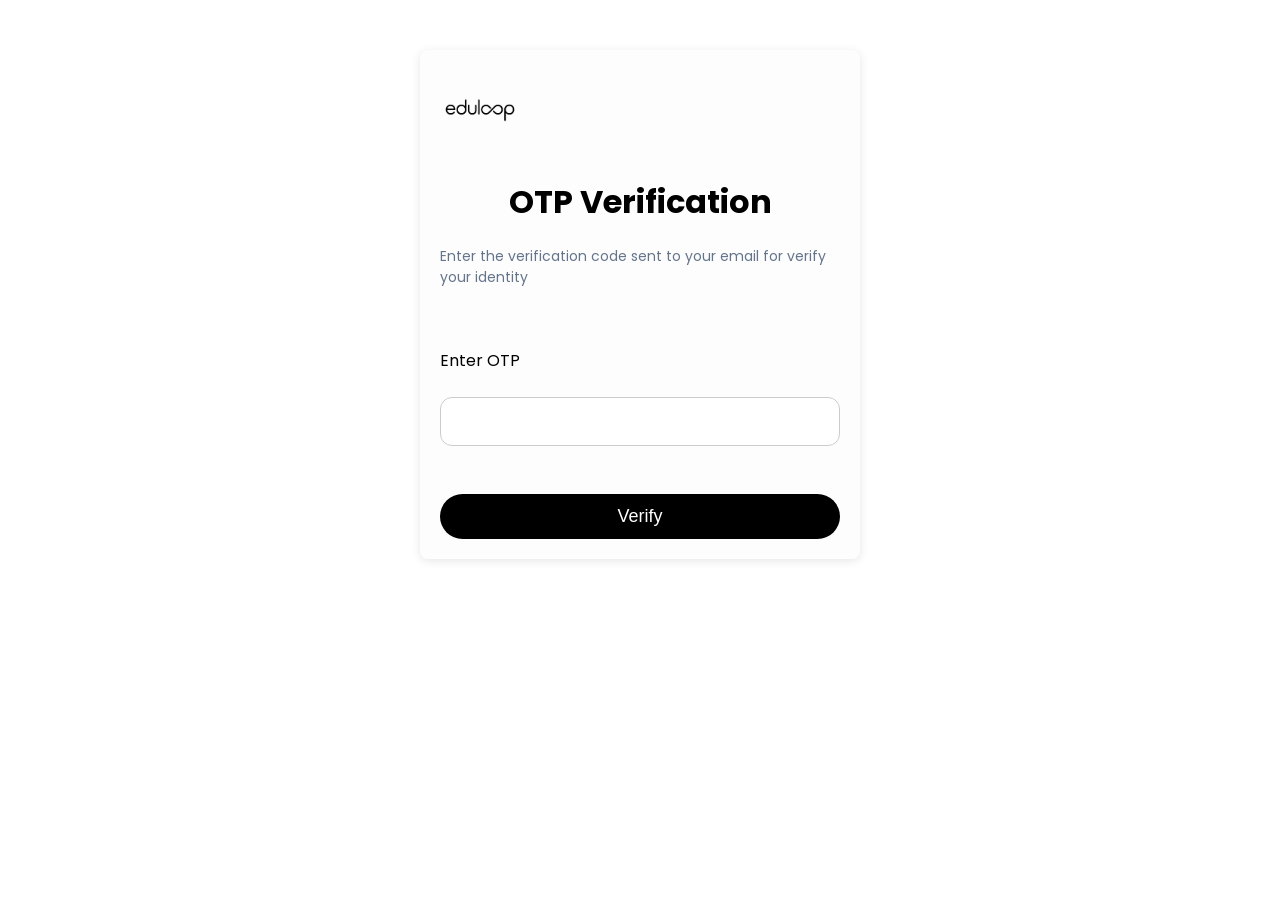
<file: signup/verify.html>
<!doctype html>
<html lang="en">
  <head>
    <meta charset="UTF-8" />
    <meta name="viewport" content="width=device-width, initial-scale=1.0" />
    <title>verification</title>
    <link rel="stylesheet" href="verify.css" />
    <link rel="shortcut icon" href="../assets/loop.png" type="image/x-icon" />
  </head>
  <body>
    <div class="verify-container">
      <img
        src="../assets/logo.png"
        alt="eduLoop Logo"
        width="80px"
        height="80px"
      />
      <h1>OTP Verification</h1>
      <p>
        Enter the verification code sent to your email for verify your identity
      </p>
      <form method="post" class="verify-form">
        <label for="verificationCode" class="custom-label">Enter OTP</label>
        <input type="text" name="verificationCode" placeholder=" " required />
        <div class="invalid-code"></div>
        <button class="submit-btn" type="submit">Verify</button>
      </form>
    </div>
  </body>
  <script src="verify.js"></script>
</html>
</file>
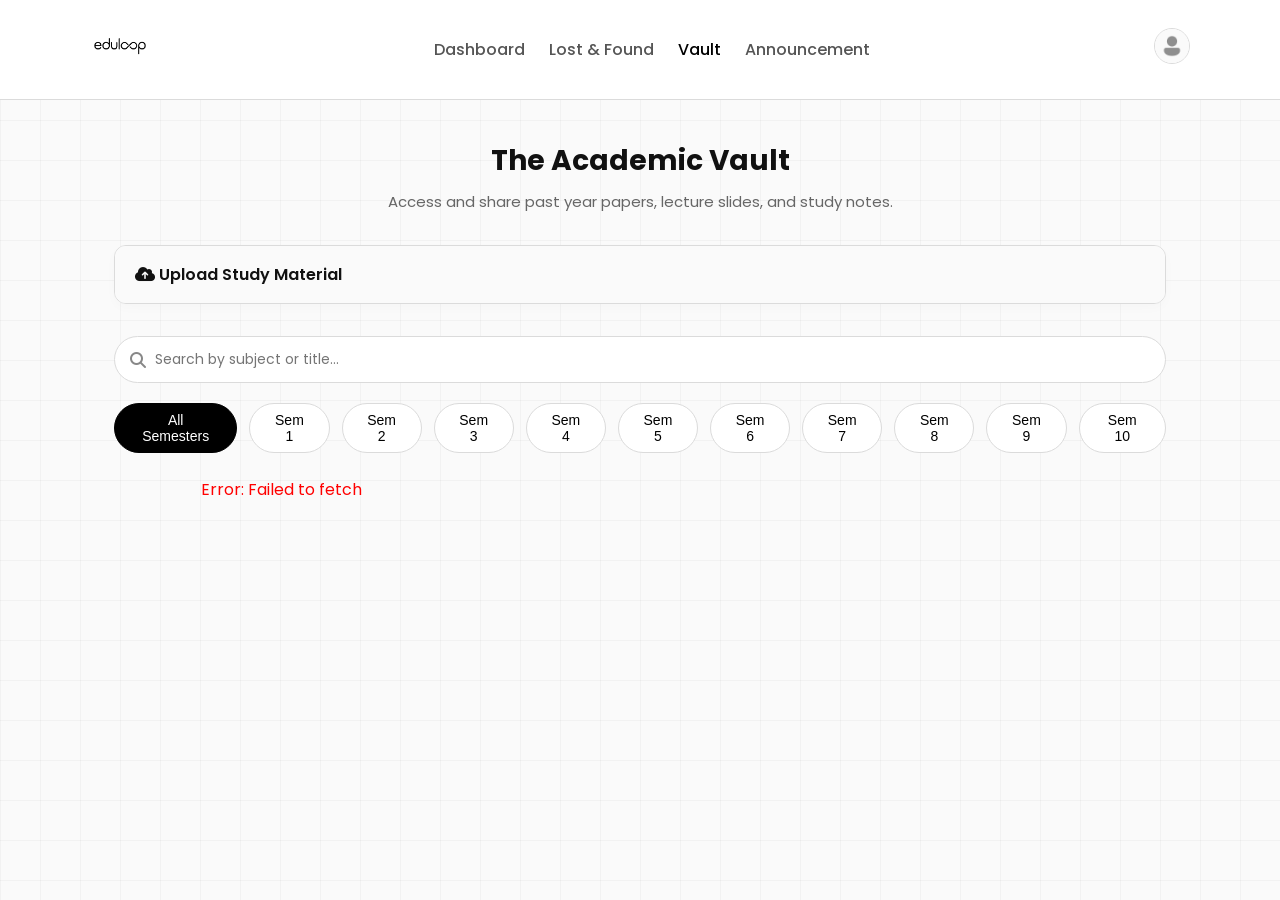
<file: Vault/vault.html>
<!doctype html>
<html lang="en">
  <head>
    <meta charset="UTF-8" />
    <meta name="viewport" content="width=device-width, initial-scale=1.0" />
    <title>Eduloop - Academic Vault</title>
    <link
      rel="stylesheet"
      href="https://cdnjs.cloudflare.com/ajax/libs/font-awesome/6.4.0/css/all.min.css"
    />
    <link rel="stylesheet" href="vault.css" />
    <link rel="shortcut icon" href="../assets/loop.png" type="image/x-icon" />
  </head>
  <body class="dashboard-theme">
    <nav class="top-navigation">
      <div class="nav-wrapper">
        <div class="brand-logo">
          <img
            width="60px"
            height="60px"
            src="../assets/logo.png"
            alt="Eduloop Logo"
          />
        </div>
         <i class="fa-solid fa-bars my-menu-icon"></i>
        <div class="nav-links">
          <a href="../homePage/home.html" class="nav-item">Dashboard</a>
          <a href="../lostAndFound/lost-found.html" class="nav-item"
            >Lost & Found</a
          >
          <a href="../Vault/vault.html" class="nav-item active">Vault</a>
          <a href="../Announcement/announcement.html" class="nav-item"
            >Announcement</a
          >
        </div>
        <a href="../homePage/profile.html" class="user-avatar-link">
          <img src="../assets/profile.png" alt="Profile" class="user-avatar" />
        </a>
      </div>
    </nav>

    <main class="page-layout-wrapper">
      <header class="section-hero">
        <h1 class="hero-title">The Academic Vault</h1>
        <p class="hero-subtitle">
          Access and share past year papers, lecture slides, and study notes.
        </p>
      </header>

      <details class="new-resource-container">
        <summary class="new-resource-toggle">
          <i class="fa-solid fa-cloud-arrow-up"></i> Upload Study Material
        </summary>

        <form
          id="resourceUploadForm"
          class="resource-form-body"
          enctype="multipart/form-data"
          action="/upload"
          method="POST"
        >
          <div class="input-group-row">
            <input
              type="text"
              name="title"
              id="title"
              class="form-input"
              placeholder="Note Title (e.g., Unit 1 Graphs)"
              required
            />
            <input
              type="text"
              name="subject"
              id="subject"  
              class="form-input"
              placeholder="Subject (e.g., Data Structures)"
              required
            />
          </div>

          <div class="input-group-row">
            <input
              type="number"
              name="semester"
              id="semester"
              class="form-input"
              placeholder="Semester (e.g., 3)"
              min="1"
              max="10"
              required
            />

            <div class="file-upload-wrapper">
              <label
                for="pdfUploadInput"
                class="file-upload-label btn-secondary"
                id="fileLabelText"
              >
                <i class="fa-solid fa-file-pdf"></i>
                <span id="fileNameDisplay">Choose PDF File</span>
              </label>
              <input
                type="file"
                id="pdfUploadInput"
                name="file"
                accept=".pdf"
                id="pdfUploadInput"
                required
                hidden
              />
            </div>
          </div>

          <textarea
            name="description"
            class="form-input"
            id="description"
            placeholder="Brief description (Max 200 characters)..."
            maxlength="200"
          ></textarea>

          <div class="form-actions">
            <button type="submit" class="btn-primary">Upload to Vault</button>
          </div>
        </form>
      </details>

      <div class="vault-toolbar">
        <div class="search-bar-wrapper">
          <i class="fa-solid fa-magnifying-glass"></i>
          <input
            type="text"
            class="search-input"
            placeholder="Search by subject or title..."
          />
        </div>

        <div class="filter-tabs-container">
          <button class="filter-tab is-active" data-filter="all">
            All Semesters
          </button>
          <button class="filter-tab" data-filter="sem1">Sem 1</button>
          <button class="filter-tab" data-filter="sem2">Sem 2</button>
          <button class="filter-tab" data-filter="sem3">Sem 3</button>
          <button class="filter-tab" data-filter="sem4">Sem 4</button>
          <button class="filter-tab" data-filter="sem5">Sem 5</button>
          <button class="filter-tab" data-filter="sem6">Sem 6</button>
          <button class="filter-tab" data-filter="sem7">Sem 7</button>
          <button class="filter-tab" data-filter="sem8">Sem 8</button>
          <button class="filter-tab" data-filter="sem9">Sem 9</button>
          <button class="filter-tab" data-filter="sem10">Sem 10</button>
        </div>
      </div>

      <section class="resources-grid">
      </section>
    </main>
    
    <script src="vault.js"></script>
  </body>
</html>
</file>
<file: index.css>
@import url("https://fonts.googleapis.com/css2?family=Poppins:ital,wght@0,100;0,200;0,300;0,400;0,500;0,600;0,700;0,800;0,900;1,100;1,200;1,300;1,400;1,500;1,600;1,700;1,800;1,900&family=Roboto+Mono:ital,wght@0,100..700;1,100..700&display=swap");

:root {
  --primary-color: #000000;
  --secondary-color: #fdfdfd;
  --font-family: "Poppins", sans-serif;
  /* --card1: #e0f7fa;
  --card2: #e8f5e9;
  --card3: #fce4ec;
  --card4: #fff3e0; */
}

nav div button {
  color: var(--primary-color);
  text-decoration: none;
  font-size: 16px;
  transition:
    transform 0.3s ease,
    box-shadow 0.3s ease;
}
nav div button:hover {
  transform: scale(1.2);
  color: rgba(0, 0, 0, 0.8);
  box-shadow: 0 8px 20px rgba(0, 0, 0, 0.2);
}
nav div {
  display: flex;
  gap: 20px;
}
nav div button a {
  color: var(--primary-color);
  text-decoration: none;
  font-size: 16px;
}
nav ul {
  display: flex;
  gap: 20px;
  list-style: none;
  font-size: 16px;
  align-items: center;
  justify-content: space-between;
}
nav {
  position: relative;
  z-index: 2;
  background-color: white;
  display: flex;
  align-items: center;
  gap: 20px;
  justify-content: space-between;
  padding: 0 2vw;
  margin: 20px 10vw;
  font-family: "Poppins", sans-serif;
  font-weight: 300;
  font-style: normal;
  border: 1px solid #e0e0e0;
  border-radius: 24px;
}
nav ul li {
  background-color: transparent;
  backdrop-filter: blur(10px);
  border-radius: 100px;
  padding: 8px 16px;
  transition:
    transform 0.3s ease,
    box-shadow 0.3s ease;
  cursor: pointer;
  color: var(--primary-color);
}
nav ul li:hover {
  transform: translateY(-5px);
  background-color: rgba(255, 255, 255, 0.4);
  box-shadow: 0 12px 24px rgba(0, 0, 0, 0.15);
}
nav ul li a {
  color: var(--primary-color);
  text-decoration: none;
  transition: color 0.3s ease;
}
nav ul li a:hover {
  color: rgba(0, 0, 0, 0.8);
}
.btn {
  padding: 8px 16px;
  border: none;
  border-radius: 4px;
  cursor: pointer;
  font-size: 16px;
  border-radius: 20px;
}
main {
  position: relative;
  z-index: 2;
  font-family: "Poppins", sans-serif;
  font-weight: 300;
  font-style: normal;
  display: flex;
  flex-direction: column;
  align-items: center;
  padding: 40px 10vw;
  gap: 20px;
}
.main-heading {
  cursor: default;
  font-size: 4vw;
  font-weight: 600;
  text-align: center;
}
.sub-heading {
  cursor: default;
  font-size: 1.4vw;
  font-weight: 200;
  text-align: center;
  max-width: 600px;
}
.get-started {
  background-color: #000000;
  color: white;
  padding: 12px 16px;
  border: none;
  border-radius: 100px;
  transition:
    transform 0.3s ease,
    box-shadow 0.3s ease;
}
.get-started:hover {
  transform: scale(1.1);
  box-shadow: 0 8px 20px rgba(0, 0, 0, 0.2);
}
.get-started a {
  color: white;
  text-decoration: none;
  font-weight: 500;
  font-size: 24px;
}
.bg {
  background-color: #fdfdfd;
  background-image:
    linear-gradient(to right, rgba(0, 0, 0, 0.04) 1px, transparent 1px),
    linear-gradient(to bottom, rgba(0, 0, 0, 0.04) 1px, transparent 1px);

  background-size: 60px 60px;

  position: relative;
  overflow: hidden;
  min-height: 97vh;
}
.cards {
  display: flex;
  gap: 60px;
  flex-wrap: wrap;
  justify-content: center;
  margin-top: 8vh;
}
.feature-card {
  background-color: #ffffff;
  border: 1px solid #e0e0e0;
  border-radius: 24px;
  padding: 20px;
  margin-top: 4vh;
  max-width: 400px;
  text-align: center;
  box-shadow: 0 2px 10px rgba(0, 0, 0, 0.1);
  cursor: default;
  transition:
    transform 0.3s ease,
    box-shadow 0.3s ease;
}
.feature-card:hover {
  transform: translateY(-5px);
  box-shadow: 0 12px 24px rgba(0, 0, 0, 0.2);
}
.feature-card h2 {
  display: flex;
  justify-content: center;
  align-items: center;
}
.heading-of-cards {
  display: flex;
  justify-content: center;
  align-items: center;
  gap: 10px;
}
.card1:hover {
  background-color: var(--card1);
}
.card2:hover {
  background-color: var(--card2);
}
.card3:hover {
  background-color: var(--card3);
}
.card4:hover {
  background-color: var(--card4);
}

@media (max-width: 900px) {
  nav {
    margin: 16px 4vw;
    padding: 12px 4vw;
    flex-wrap: wrap;
  }

  nav ul,
  nav div {
    flex-wrap: wrap;
    gap: 12px;
  }

  main {
    padding: 32px 6vw;
  }

  .main-heading {
    font-size: 8vw;
  }

  .sub-heading {
    font-size: 3.2vw;
  }

  .cards {
    gap: 28px;
  }
}

@media (max-width: 600px) {
  nav {
    flex-direction: column;
    align-items: center;
    gap: 12px;
  }

  nav ul,
  nav div {
    justify-content: center;
    flex-wrap: wrap;
  }

  .get-started a {
    font-size: 18px;
  }

  .feature-card {
    max-width: 100%;
  }
}
</file>
<file: about.css>
@import url("https://fonts.googleapis.com/css2?family=Poppins:wght@300;400;500;600;700;800&display=swap");

/* ==========================================================================
   GLOBAL RESETS & THEME (Inherited)
   ========================================================================== */
:root {
  --theme-black: #000000;
  --theme-bg-canvas: #fafafa;
  --theme-text-main: #111111;
  --theme-muted-gray: #666666;
  --theme-border-gray: #dbdbdb;
  --base-font: "Poppins", -apple-system, BlinkMacSystemFont, "Segoe UI", Roboto, sans-serif;
}

* {
  box-sizing: border-box;
  margin: 0;
  padding: 0;
}

body {
  font-family: var(--base-font);
  background-color: var(--theme-bg-canvas);
  color: var(--theme-text-main);
  background-image:
    linear-gradient(to right, rgba(0, 0, 0, 0.03) 1px, transparent 1px),
    linear-gradient(to bottom, rgba(0, 0, 0, 0.03) 1px, transparent 1px);
  background-size: 40px 40px;
}

/* ==========================================================================
   TOP NAVIGATION
   ========================================================================== */
.top-navigation {
  width: 100%;
  background: #ffffff;
  border-bottom: 1px solid var(--theme-border-gray);
  padding: 16px 24px;
  display: flex;
  justify-content: center;
  position: sticky;
  top: 0;
  z-index: 100;
}

.nav-wrapper {
  width: 100%;
  max-width: 1100px;
  display: flex;
  justify-content: space-between;
  align-items: center;
}

.nav-links { display: flex; gap: 24px; }
.nav-links a { text-decoration: none; color: #555; font-weight: 500; transition: color 0.2s; }
.nav-links a:hover, .nav-links a.active { color: var(--theme-black); }

.user-avatar { width: 36px; height: 36px; border-radius: 50%; border: 1px solid var(--theme-border-gray); object-fit: cover; }

/* ==========================================================================
   ABOUT PAGE LAYOUT
   ========================================================================== */
.page-layout-wrapper {
  width: 100%;
  max-width: 1000px;
  margin: 0 auto;
  padding: 60px 24px;
}

/* --- HERO SECTION --- */
.about-hero {
  text-align: center;
  max-width: 800px;
  margin: 0 auto 60px auto;
}

.hero-badge {
  display: inline-block;
  background: #f0f0f0;
  color: var(--theme-black);
  padding: 6px 16px;
  border-radius: 100px;
  font-size: 13px;
  font-weight: 600;
  letter-spacing: 0.5px;
  text-transform: uppercase;
  margin-bottom: 24px;
}

.hero-title {
  font-size: 48px;
  font-weight: 800;
  letter-spacing: -1px;
  margin-bottom: 20px;
  line-height: 1.1;
}

.hero-subtitle {
  font-size: 18px;
  color: var(--theme-muted-gray);
  line-height: 1.6;
}

/* --- STATS SECTION --- */
.stats-container {
  display: flex;
  justify-content: center;
  gap: 40px;
  margin-bottom: 80px;
  flex-wrap: wrap;
}

.stat-box {
  text-align: center;
  background: #ffffff;
  padding: 24px 40px;
  border-radius: 16px;
  border: 1px solid var(--theme-border-gray);
  box-shadow: 0 4px 15px rgba(0,0,0,0.02);
}

.stat-number {
  font-size: 32px;
  font-weight: 800;
  color: var(--theme-black);
  margin-bottom: 4px;
}

.stat-label {
  font-size: 14px;
  color: var(--theme-muted-gray);
  font-weight: 500;
}

/* --- PILLARS / FEATURES SECTION --- */
.pillars-section {
  margin-bottom: 80px;
}

.section-heading {
  font-size: 32px;
  font-weight: 700;
  text-align: center;
  letter-spacing: -0.5px;
  margin-bottom: 40px;
}

.section-subheading {
  text-align: center;
  color: var(--theme-muted-gray);
  margin-top: -30px;
  margin-bottom: 40px;
  font-size: 16px;
}

.pillars-grid {
  display: grid;
  grid-template-columns: repeat(auto-fit, minmax(280px, 1fr));
  gap: 24px;
}

.pillar-card {
  background: #ffffff;
  border: 1px solid var(--theme-border-gray);
  padding: 32px;
  border-radius: 16px;
  transition: transform 0.3s ease, box-shadow 0.3s ease;
}

.pillar-card:hover {
  transform: translateY(-5px);
  box-shadow: 0 12px 30px rgba(0,0,0,0.05);
}

.pillar-icon {
  width: 50px;
  height: 50px;
  background: var(--theme-black);
  color: #ffffff;
  border-radius: 12px;
  display: flex;
  align-items: center;
  justify-content: center;
  font-size: 20px;
  margin-bottom: 24px;
}

.pillar-title {
  font-size: 18px;
  font-weight: 700;
  margin-bottom: 12px;
}

.pillar-desc {
  font-size: 14.5px;
  color: var(--theme-muted-gray);
  line-height: 1.6;
}

/* --- TEAM SECTION --- */
.team-section {
  margin-bottom: 80px;
}

.team-grid {
  display: flex;
  justify-content: center;
  gap: 32px;
  flex-wrap: wrap;
}

.team-card {
  background: #ffffff;
  border: 1px solid var(--theme-border-gray);
  padding: 32px;
  border-radius: 16px;
  text-align: center;
  width: 250px;
}

.team-avatar {
  width: 90px;
  height: 90px;
  border-radius: 50%;
  object-fit: cover;
  margin-bottom: 16px;
  border: 3px solid #f0f0f0;
}

.team-name {
  font-size: 18px;
  font-weight: 700;
  margin-bottom: 4px;
}

.team-role {
  font-size: 14px;
  color: var(--theme-muted-gray);
  margin-bottom: 16px;
}

.team-socials a {
  color: var(--theme-black);
  font-size: 18px;
  margin: 0 8px;
  transition: opacity 0.2s;
}

.team-socials a:hover {
  opacity: 0.6;
}

/* --- CTA & FOOTER --- */
.cta-section {
  text-align: center;
  padding: 60px 0;
  border-top: 1px solid var(--theme-border-gray);
}

.cta-section h2 {
  font-size: 28px;
  margin-bottom: 24px;
}

.btn-primary {
  display: inline-block;
  background: var(--theme-black);
  color: #ffffff;
  text-decoration: none;
  padding: 14px 32px;
  border-radius: 100px;
  font-weight: 600;
  transition: opacity 0.2s;
}

.btn-primary:hover { opacity: 0.8; }

.simple-footer {
  text-align: center;
  padding: 32px 24px;
  color: var(--theme-muted-gray);
  font-size: 13px;
  background: #ffffff;
  border-top: 1px solid var(--theme-border-gray);
}

/* Responsive */
@media (max-width: 768px) {
  .hero-title { font-size: 36px; }
  .stats-container { flex-direction: column; gap: 16px; }
}
</file>
<file: Announcement/announcement.css>
/* --- Global Reset & Theme --- */
@import url("https://fonts.googleapis.com/css2?family=Poppins:wght@300;400;500;600;700&display=swap");

* {
  margin: 0;
  padding: 0;
  box-sizing: border-box;
  font-family: "Poppins", sans-serif;
}

body {
  font-family:
    -apple-system, BlinkMacSystemFont, "Segoe UI", Roboto, sans-serif;
  background-color: #fafafa;
  color: #111;
  /* Keeps your grid background */
  background-image:
    linear-gradient(to right, rgba(0, 0, 0, 0.03) 1px, transparent 1px),
    linear-gradient(to bottom, rgba(0, 0, 0, 0.03) 1px, transparent 1px);
  background-size: 40px 40px;
}

.navbar-wrapper {
  width: 100%;
  background: #ffffff;
  border-bottom: 1px solid #dbdbdb;
  padding: 16px 24px;
  display: flex;
  justify-content: center;
  position: sticky;
  top: 0;
  z-index: 100;
}
.navbar-container {
  width: 100%;
  max-width: 1100px;
  display: flex;
  justify-content: space-between;
  align-items: center;
}
.logo {
  font-size: 1.3rem;
  font-weight: 700;
  letter-spacing: -0.5px;
}
.nav-links {
  display: flex;
  gap: 32px;
}
.nav-links a {
  text-decoration: none;
  color: #555555;
  font-size: 0.92rem;
  font-weight: 500;
  transition: color 0.2s ease;
}
.nav-links a:hover {
  color: #000000;
}
.nav-avatar {
  width: 36px;
  height: 36px;
  border-radius: 50%;
  border: 1px solid #dbdbdb;
  object-fit: cover;
}
.my-menu-icon {
  display: none; 
  font-size: 24px;
  cursor: pointer;
  color: #000;
}
/* --- Main Layout --- */
.feed-layout {
  max-width: 680px;
  margin: 40px auto;
  padding: 0 20px;
}

/* --- Create Post Box --- */
.create-post-box {
  background: white;
  border: 1px solid #eaeaea;
  border-radius: 12px;
  padding: 20px;
  margin-bottom: 24px;
  box-shadow: 0 4px 12px rgba(0, 0, 0, 0.04);
}
.upload-btn {
  max-width: 150px; 
  white-space: nowrap; 
  overflow: hidden; 
  text-overflow: ellipsis; 
  display: inline-block;
  vertical-align: middle;
  align-items: center;
  gap: 8px;
  padding: 8px 16px;
  border-radius: 20px;
  border: 1px solid #ddd;
  background: #fff;
  cursor: pointer;
  font-size: 14px;
}
.input-wrapper {
  display: flex;
  gap: 16px;
  margin-bottom: 16px;
}

.input-wrapper textarea {
  flex: 1;
  border: none;
  font-size: 16px;
  outline: none;
  resize: none;
  padding-top: 8px;
}

.form-actions {
  display: flex;
  justify-content: space-between;
  align-items: center;
  border-top: 1px solid #f0f0f0;
  padding-top: 12px;
}

.form-actions button,
.form-actions select {
  padding: 8px 16px;
  border-radius: 20px;
  border: 1px solid #ddd;
  background: #fff;
  cursor: pointer;
  font-size: 14px;
}

.submit-post-btn {
  background: #000 !important;
  color: white;
  font-weight: 600;
  border: none !important;
  transition: opacity 0.2s;
}

.submit-post-btn:hover {
  opacity: 0.8;
}

/* --- Filter Pills --- */
.feed-filters {
  display: flex;
  gap: 10px;
  margin-bottom: 24px;
  flex-wrap: nowrap;
  align-items: center;
}

.filter-pill {
  padding: 8px 16px;
  border-radius: 20px;
  border: 1px solid #ddd;
  background: white;
  cursor: pointer;
  font-size: 14px;
  transition: all 0.2s;
}

.filter-pill.active,
.filter-pill:hover {
  background: #000;
  color: white;
  border-color: #000;
}

@media (max-width: 600px) {
  .feed-filters {
    gap: 8px;
    flex-wrap: nowrap;
    overflow-x: auto;
    padding-bottom: 6px;
  }

  .feed-filters::-webkit-scrollbar {
    height: 4px;
  }

  .feed-filters::-webkit-scrollbar-thumb {
    background: #d9d9d9;
    border-radius: 999px;
  }

  .filter-pill {
    white-space: nowrap;
    font-size: 13px;
    padding: 6px 12px;
  }
}

/* --- Post Cards --- */
.post-card {
  background: white;
  border: 1px solid #eaeaea;
  border-radius: 12px;
  display: flex;
  overflow: hidden;
  box-shadow: 0 4px 12px rgba(0, 0, 0, 0.04);
  margin-bottom: 20px;
}

.post-category-stripe {
  width: 5px;
  flex-shrink: 0;
}
.stripe-announcement {
  width: 5px;
  background: #ef4444; /* Red accent */
}
.stripe-opportunity {
  background: #99e0ff; /* Blue accent */
}
.stripe-achievement {
  background: #5dd597; /* Green accent */
}
.stripe-club{
  background: #fbbf24; /* Yellow accent */
}
.stripe-discussion{
  background: #a78bfa; /* Purple accent */
}
.post-inner {
  padding: 20px;
  width: 100%;
}

.post-header {
  display: flex;
  justify-content: space-between;
  align-items: flex-start;
  margin-bottom: 16px;
}

.author-info {
  display: flex;
  gap: 12px;
  align-items: center;
}

.author-name {
  font-weight: 600;
  display: block;
}

.post-timestamp {
  font-size: 12px;
  color: #888;
}

.badge {
  font-size: 10px;
  font-weight: 700;
  padding: 4px 8px;
  border-radius: 4px;
}
.badge-announcement {
  background: #fef2f2;
  color: #991b1b;
}
.badge-opportunity {
  background: #dbf4ff;
  color: #0c4a6e;
}

.badge-achievement {
  background: #d1fae5;
  color: #048804;
}
.badge-club {
  background: #fef9c3;
  color: #b45309;
}
.badge-discussion {
  background: #f3e8ff;
  color: #a78bfa;
}

.post-body p {
  line-height: 1.6;
  margin-bottom: 16px;
  color: #333;
}

.post-body img {
  max-width: 100%;
  border-radius: 8px;
  margin-bottom: 16px;
}

/* --- Interactions --- */
.post-interactions {
  display: flex;
  gap: 24px;
  border-top: 1px solid #f0f0f0;
  padding-top: 16px;
  color: #666;
}

.action-btn {
  background: none;
  border: none;
  cursor: pointer;
  color: inherit;
  font-size: 14px;
  display: flex;
  align-items: center;
  gap: 6px;
}

.action-btn:hover {
  color: #000;
}

@media (max-width: 900px) {

    .nav-links {
    /* 1. Basic positioning */
    position: absolute;
    top: 70px;
    left: 0;
    width: 100%;
    background-color: #ffffff;
    flex-direction: column;
    padding: 20px;
    border-bottom: 1px solid #dbdbdb;
    
    /* 2. The Animation Magic */
    opacity: 0;                     /* Completely transparent */
    visibility: hidden;             /* Hides it from screen readers */
    transform: translateY(-20px);   /* Starts 20px higher up */
    pointer-events: none;           /* Prevents accidental clicks while hidden */
    
    /* 3. The 'Slow' effect (0.4 seconds) */
    transition: all 0.4s ease-in-out; 
  }

  /* When JS adds the 'active' class, this takes over */
  .nav-links.active {
    opacity: 1;                   /* Fades in */
    visibility: visible;          
    transform: translateY(0);     /* Slides down into exact position */
    pointer-events: auto;         /* Allows clicking again */
  }

  .my-menu-icon {
    display: block;
  }
  .feed-layout {
    padding: 0 16px;
  }
}

@media (max-width: 600px) {

  .input-wrapper {
    flex-direction: column;
  }

  .post-card {
    flex-direction: column;
  }

  .post-category-stripe {
    width: 100%;
    height: 4px;
  }

  .post-interactions {
    flex-wrap: wrap;
    gap: 12px;
  }
}
</file>
<file: EventsAndFests/event.css>
/* ==========================================================================
GLOBAL DESIGN VARIABLES (The :root block)
========================================================================== */
@import url("https://fonts.googleapis.com/css2?family=Poppins:wght@300;400;500;600;700&display=swap");

* {
  margin: 0;
  padding: 0;
  box-sizing: border-box;
  font-family: "Poppins", sans-serif;
}
:root {
  /* Core Theme Colors */
  --theme-black: #000000;
  --theme-bg-canvas: #fafafa;

  /* Text Colors */
  --theme-text-main: #111111;
  --theme-muted-gray: #666666;

  /* Borders and Lines */
  --theme-border-gray: #dbdbdb;
  --grid-line-color: rgba(0, 0, 0, 0.03);

  /* Typography */
  --base-font:
    -apple-system, BlinkMacSystemFont, "Segoe UI", Roboto, sans-serif;
}
/* ==========================================================================
   PAGE LAYOUT & HERO
   ========================================================================== */
body {
  font-family:
    -apple-system, BlinkMacSystemFont, "Segoe UI", Roboto, sans-serif;
  background-color: #fafafa;
  color: #111;
  /* Keeps your grid background */
  background-image:
    linear-gradient(to right, rgba(0, 0, 0, 0.03) 1px, transparent 1px),
    linear-gradient(to bottom, rgba(0, 0, 0, 0.03) 1px, transparent 1px);
  background-size: 40px 40px;
}
.navbar-wrapper {
  width: 100%;
  background: #ffffff;
  border-bottom: 1px solid #dbdbdb;
  padding: 16px 24px;
  display: flex;
  justify-content: center;
  position: sticky;
  top: 0;
  z-index: 100;
}
.navbar-container {
  width: 100%;
  max-width: 1100px;
  display: flex;
  justify-content: space-between;
  align-items: center;
}
.logo {
  font-size: 1.3rem;
  font-weight: 700;
  letter-spacing: -0.5px;
}
.nav-links {
  display: flex;
  gap: 32px;
}
.nav-links a {
  text-decoration: none;
  color: #555555;
  font-size: 0.92rem;
  font-weight: 500;
  transition: color 0.2s ease;
}
.nav-links a:hover {
  color: #000000;
}
.nav-avatar {
  width: 36px;
  height: 36px;
  border-radius: 50%;
  border: 1px solid #dbdbdb;
  object-fit: cover;
}
.my-menu-icon {
  display: none; 
  font-size: 24px;
  cursor: pointer;
  color: #000;
}

.page-layout-wrapper {
  max-width: 1000px;
  margin: 40px auto;
  padding: 0 20px;
}

.section-hero {
  text-align: center;
  margin-bottom: 36px;
}

.hero-title {
  font-size: 28px;
  margin-bottom: 8px;
}

.hero-subtitle {
  color: var(--theme-muted-gray);
  font-size: 15px;
}

/* ==========================================================================
   EVENT CREATION FORM
   ========================================================================== */
.new-event-container {
  background: #ffffff;
  border: 1px solid var(--theme-border-gray);
  border-radius: 12px;
  margin-bottom: 32px;
  box-shadow: 0 4px 12px rgba(0, 0, 0, 0.02);
  overflow: hidden;
}

.new-event-toggle {
  padding: 16px 20px;
  font-weight: 600;
  cursor: pointer;
  list-style: none;
  background: var(--theme-bg-canvas);
  transition: background 0.2s;
}

.new-event-toggle:hover {
  background: #f0f0f0;
}

.new-event-toggle::-webkit-details-marker {
  display: none;
}

.event-form-body {
  padding: 20px;
  border-top: 1px solid var(--theme-border-gray);
  display: flex;
  flex-direction: column;
  gap: 16px;
}

.input-group-row {
  display: flex;
  gap: 16px;
}

.form-input,
.form-textarea {
  flex: 1;
  padding: 12px;
  border: 1px solid var(--theme-border-gray);
  border-radius: 8px;
  font-family: inherit;
  font-size: 14px;
  outline: none;
  transition: border-color 0.2s;
}

.form-input:focus,
.form-textarea:focus {
  border-color: var(--theme-black);
}

.form-textarea {
  resize: none;
  min-height: 80px;
}

.file-upload-wrapper {
  flex: 1;
  display: flex;
}

.file-upload-label {
  width: 100%;
  display: flex;
  align-items: center;
  justify-content: center;
  gap: 8px;
  border: 1px dashed #bbb;
  border-radius: 8px;
  background: #fdfdfd;
  cursor: pointer;
  color: var(--theme-muted-gray);
  font-size: 14px;
  transition: all 0.2s;
}

.file-upload-label:hover {
  background: #f5f5f5;
  color: var(--theme-black);
}

.form-actions {
  display: flex;
  justify-content: flex-end;
}

/* Base Buttons */
.btn-primary {
  background: var(--theme-black);
  color: #ffffff;
  padding: 10px 24px;
  border-radius: 8px;
  border: none;
  font-weight: 600;
  cursor: pointer;
  transition: opacity 0.2s;
}

.btn-primary:hover {
  opacity: 0.8;
}

.btn-secondary {
  background: #f0f0f0;
  color: var(--theme-black);
  border: none;
  padding: 8px 16px;
  border-radius: 20px;
  font-size: 13px;
  font-weight: 600;
  cursor: pointer;
  transition: background 0.2s;
}

.btn-secondary:hover {
  background: #e0e0e0;
}

.btn-icon-danger {
  background: none;
  border: none;
  color: #ef4444;
  cursor: pointer;
  font-size: 16px;
  transition: transform 0.2s;
}

.btn-icon-danger:hover {
  transform: scale(1.1);
}

/* ==========================================================================
   FILTER TABS
   ========================================================================== */
.filter-tabs-container {
  display: flex;
  gap: 12px;
  margin-bottom: 24px;
  flex-wrap: wrap;
  align-items: center;
}

.filter-tab {
  background: #ffffff;
  border: 1px solid var(--theme-border-gray);
  padding: 8px 20px;
  border-radius: 100px;
  font-size: 14px;
  font-weight: 500;
  cursor: pointer;
  transition: all 0.2s ease;
}

.filter-tab.is-active,
.filter-tab:hover {
  background: var(--theme-black);
  color: #ffffff;
  border-color: var(--theme-black);
}

@media (max-width: 600px) {
  .filter-tabs-container {
    flex-wrap: nowrap;
    overflow-x: auto;
    padding-bottom: 6px;
    gap: 8px;
  }

  .filter-tabs-container::-webkit-scrollbar {
    height: 4px;
  }

  .filter-tabs-container::-webkit-scrollbar-thumb {
    background: #d9d9d9;
    border-radius: 999px;
  }

  .filter-tab {
    white-space: nowrap;
    padding: 6px 14px;
    font-size: 13px;
  }
}

/* ==========================================================================
   EVENTS GALLERY GRID
   ========================================================================== */
.events-gallery {
  display: grid;
  grid-template-columns: repeat(auto-fill, minmax(300px, 1fr));
  gap: 24px;
}

.event-item {
  background: #ffffff;
  border: 1px solid var(--theme-border-gray);
  border-radius: 14px;
  overflow: hidden;
  display: flex;
  flex-direction: column;
  transition:
    transform 0.2s ease,
    box-shadow 0.2s ease;
}

.event-item:hover {
  transform: translateY(-4px);
  box-shadow: 0 8px 24px rgba(0, 0, 0, 0.06);
}

.event-thumbnail-wrapper {
  position: relative;
  height: 180px;
  width: 100%;
}

.event-thumbnail-img {
  width: 100%;
  height: 100%;
  object-fit: cover;
}

.event-calendar-badge {
  position: absolute;
  top: 12px;
  left: 12px;
  background: #ffffff;
  border-radius: 8px;
  text-align: center;
  box-shadow: 0 4px 10px rgba(0, 0, 0, 0.15);
  overflow: hidden;
  width: 50px;
}

.event-calendar-badge .month {
  display: block;
  background: var(--theme-black);
  color: #ffffff;
  font-size: 10px;
  font-weight: 700;
  padding: 4px 0;
  text-transform: uppercase;
}

.event-calendar-badge .day {
  display: block;
  font-size: 20px;
  font-weight: 800;
  padding: 6px 0;
  color: var(--theme-black);
}

.category-label {
  position: absolute;
  bottom: 12px;
  right: 12px;
  font-size: 10px;
  font-weight: 700;
  padding: 4px 10px;
  border-radius: 12px;
  background: rgba(255, 255, 255, 0.9);
  backdrop-filter: blur(4px);
}
.type-hackathon {
  color: #8b5cf6;
}
.type-sports {
  color: #f97316;
}
.type-tech {
  color: #3b82f6;
}
.type-cultural {
  color: #ec4899;
}
.type-seminar {
  color: #10b981;
}

.event-details {
  padding: 20px;
  flex-grow: 1;
}

.event-heading {
  font-size: 18px;
  font-weight: 700;
  margin: 0 0 4px 0;
}

.event-host {
  font-size: 13px;
  color: var(--theme-muted-gray);
  margin: 0 0 16px 0;
}

.event-meta-info {
  display: flex;
  flex-direction: column;
  gap: 8px;
  font-size: 13px;
  color: #444;
  margin-bottom: 16px;
  background: #f9f9f9;
  padding: 12px;
  border-radius: 8px;
}

.meta-item i {
  color: #888;
  width: 16px;
}

.event-summary {
  font-size: 14px;
  line-height: 1.5;
  color: #555;
  margin: 0;
  display: -webkit-box;
  -webkit-line-clamp: 3;
  -webkit-box-orient: vertical;
  overflow: hidden;
}

.event-actions-bar {
  padding: 16px 20px;
  border-top: 1px solid var(--theme-border-gray);
  display: flex;
  justify-content: space-between;
  align-items: center;
}

@media (max-width: 900px) {
  .my-menu-icon {
    display: block;
  }

    .nav-links {
    /* 1. Basic positioning */
    position: absolute;
    top: 70px;
    left: 0;
    width: 100%;
    background-color: #ffffff;
    flex-direction: column;
    padding: 20px;
    border-bottom: 1px solid #dbdbdb;
    
    /* 2. The Animation Magic */
    opacity: 0;                     /* Completely transparent */
    visibility: hidden;             /* Hides it from screen readers */
    transform: translateY(-20px);   /* Starts 20px higher up */
    pointer-events: none;           /* Prevents accidental clicks while hidden */
    
    /* 3. The 'Slow' effect (0.4 seconds) */
    transition: all 0.4s ease-in-out; 
  }

  /* When JS adds the 'active' class, this takes over */
  .nav-links.active {
    opacity: 1;                   /* Fades in */
    visibility: visible;          
    transform: translateY(0);     /* Slides down into exact position */
    pointer-events: auto;         /* Allows clicking again */
  }

  .input-group-row {
    flex-direction: column;
  }

  .events-gallery {
    grid-template-columns: 1fr;
  }
}

@media (max-width: 600px) {
  .page-layout-wrapper {
    margin: 24px auto;
    padding: 0 18px;
  }

  .event-actions-bar {
    flex-direction: column;
    gap: 12px;
    align-items: flex-start;
  }
}
</file>
<file: homePage/home.css>
/* ==========================================================================
   1. DASHBOARD OVERALL LAYOUT
   ========================================================================== */
@import url("https://fonts.googleapis.com/css2?family=Poppins:ital,wght@0,100;0,200;0,300;0,400;0,500;0,600;0,700;0,800;0,900;1,100;1,200;1,300;1,400;1,500;1,600;1,700;1,800;1,900&family=Roboto+Mono:ital,wght@0,100..700;1,100..700&display=swap");

:root {
  --font-family: "Poppins", sans-serif;
  /* --card1: #e0f7fa;
  --card2: #e8f5e9;
  --card3: #fce4ec;
  --card4: #fff3e0; */
}
body {
  /* background-color: #fafafa; Minimal off-white outer canvas background */
  font-family: var(--font-family);
  background-color: #fdfdfd;
  background-image:
    linear-gradient(to right, rgba(0, 0, 0, 0.04) 1px, transparent 1px),
    linear-gradient(to bottom, rgba(0, 0, 0, 0.04) 1px, transparent 1px);

  background-size: 60px 60px;

  position: relative;
  min-height: 97vh;
  color: #000000;
}

/* Navbar Extension Compatibility */
.navbar-wrapper {
  background: transparent;
  padding: 16px 24px;
  display: flex;
  justify-content: center;
  position: sticky;
  top: 0;
  z-index: 100;
}

.navbar-container {
  background: #ffffff;
  padding: 20px;
  width: 100%;
  max-width: 1100px;
  display: flex;
  justify-content: space-between;
  align-items: center;
  border: 1px solid #dbdbdb;
  border-radius: 12px;
}

.logo img {
  width: 70px;
  height: 70px;
}

.nav-links {
  display: flex;
  gap: 32px;
  align-items: center;
}

.nav-links a,
.dropdown-btn {
  font-weight: 500;
  background: none;
  border: none;
  cursor: pointer;
  color: var(--primary-color);
  text-decoration: none;
  font-size: 16px;
  font-family: var(--font-family);
  border-radius: 100px;
  padding: 8px 16px;
  transition:
    transform 0.3s ease,
    box-shadow 0.3s ease;
}

.nav-links a:hover,
.dropdown-btn:hover {
  color: #000000;
  transform: scale(1.2);
  box-shadow: 0 8px 20px rgba(0, 0, 0, 0.2);
}

.nav-avatar {
  width: 36px;
  height: 36px;
  border-radius: 50%;
  border: 1px solid #dbdbdb;
}

/* Dropdown Menu CSS */
.dropdown-trigger {
  position: relative;
}
.features-dropdown {
  display: flex;
  flex-direction: column;
  opacity: 0;
  visibility: hidden;

  position: absolute;
  top: 100%;
  left: 50%;

  transform: translateX(-50%) translateY(20px);

  background: #ffffff;
  border: 1px solid #dbdbdb;
  border-radius: 12px;
  width: 220px;
  box-shadow: 0 10px 30px rgba(0, 0, 0, 0.08);
  padding: 8px;

  transition:
    opacity 0.4s ease,
    transform 0.4s ease,
    visibility 0.4s step-end 0.15s;
}
.dropdown-trigger:hover .features-dropdown {
  opacity: 1;
  visibility: visible;

  transform: translateX(-50%) translateY(10px);

  transition:
    opacity 0.2s ease,
    transform 0.2s ease,
    visibility 0s linear;
}
.dropdown-trigger.is-open .features-dropdown {
  opacity: 1;
  visibility: visible;
  transform: translateX(-50%) translateY(10px);
  transition:
    opacity 0.2s ease,
    transform 0.2s ease,
    visibility 0s linear;
}
.dropdown-item {
  padding: 10px 14px;
  border-radius: 8px;
  display: flex;
  justify-content: space-between;
  align-items: center;
}
.dropdown-item:hover {
  background: #f5f5f5;
}

/* ==========================================================================
   2. DASHBOARD MAIN HUB AREA
   ========================================================================== */
.dashboard-wrapper {
  width: 100%;
  padding: 24px;
  box-sizing: border-box;
}

.welcome-banner {
  margin-bottom: 32px;
  display: flex;
  flex-direction: column;
  align-items: center;
  justify-content: center;
}

.welcome-banner h1 {
  font-family: var(--font-family);
  font-size: 2rem;
  font-weight: 800;
  letter-spacing: -0.5px;
  margin-bottom: 6px;
}

.welcome-banner p {
  color: #666666;
  font-size: 0.98rem;
}

/* ==========================================================================
   3. BENTO GRID METRICS
   ========================================================================== */
.bento-grid {
  display: grid;
  grid-template-columns: repeat(12, 1fr);
  gap: 24px;
}

/* Base White Card Configuration (Matches your inputs/settings wrapper tokens) */
.bento-card {
  background: #ffffff;
  border: 1px solid #dbdbdb;
  border-radius: 14px;
  padding: 24px;
  display: flex;
  flex-direction: column;
  justify-content: space-between;
  min-height: 260px;
  box-sizing: border-box;
  transition: transform 0.2s cubic-bezier(0.4, 0, 0.2, 1);
}

.bento-card:hover {
  transform: translateY(-2px);
}

/* Column Weight Assignments */
.announcements-card {
  grid-column: span 7;
}
.lost-found-card {
  grid-column: span 5;
}
.vault-card {
  grid-column: span 5;
}
.events-card {
  grid-column: span 7;
}

/* Sub-component Headings */
.card-header {
  display: flex;
  justify-content: space-between;
  align-items: center;
  margin-bottom: 20px;
}

.card-header h3 {
  font-size: 1.05rem;
  font-weight: 700;
  display: flex;
  align-items: center;
  gap: 8px;
}

/* ==========================================================================
   4. COMPONENT SPECIFIC STYLES
   ========================================================================== */

/* A. Announcements Inner Content */
.announcement-list {
  display: flex;
  flex-direction: column;
  gap: 12px;
  flex-grow: 1;
}
.announcement-item {
  padding: 12px 14px;
  background: #fafafa;
  border: 1px solid #eeeeee;
  border-radius: 8px;
  position: relative;
}
.announcement-item.urgency-high {
  border-left: 3px solid #000000; /* Subtle high priority focus marker */
}
.meta-row {
  display: flex;
  justify-content: space-between;
  align-items: center;
  margin-bottom: 6px;
}
.badge {
  font-size: 0.7rem;
  font-weight: 600;
  text-transform: uppercase;
  padding: 2px 8px;
  border-radius: 4px;
}
.badge-academic {
  background: #eef2f7;
  color: #3b5998;
}
.badge-fest {
  background: #fdf2f2;
  color: #de350b;
}
.item-time {
  font-size: 0.72rem;
  color: #888888;
}
.announcement-item h4 {
  font-size: 0.88rem;
  font-weight: 600;
  line-height: 1.4;
}

/* Live Indicator Pulsing Icon */
.live-pulse {
  width: 8px;
  height: 8px;
  background-color: #00e676;
  border-radius: 50%;
  box-shadow: 0 0 0 rgba(0, 230, 118, 0.4);
  animation: pulse-glow 2s infinite;
}

/* B. Lost & Found Inner Content */
.feed-container {
  display: flex;
  flex-direction: column;
  gap: 14px;
  flex-grow: 1;
  margin-bottom: 12px;
}
.feed-item {
  display: flex;
  align-items: center;
  gap: 12px;
}
.item-thumb {
  width: 44px;
  height: 44px;
  background: #f0fdf4;
  color: #15803d;
  border-radius: 8px;
  display: flex;
  align-items: center;
  justify-content: center;
  font-size: 1.1rem;
  flex-shrink: 0;
}
.item-thumb.lost-thumb {
  background: #fef2f2;
  color: #991b1b;
}
.item-details {
  flex-grow: 1;
  min-width: 0;
}
.title-row {
  display: flex;
  justify-content: space-between;
  align-items: center;
  margin-bottom: 2px;
}
.item-details h5 {
  font-size: 0.88rem;
  font-weight: 600;
  overflow: hidden;
  text-overflow: ellipsis;
  white-space: nowrap;
}
.item-details p {
  font-size: 0.78rem;
  color: #666666;
  overflow: hidden;
  text-overflow: ellipsis;
  white-space: nowrap;
}
.feed-tag {
  font-size: 0.68rem;
  font-weight: 600;
  padding: 1px 6px;
  border-radius: 4px;
}
.tag-found {
  background: #dcfce7;
  color: #166534;
}
.tag-lost {
  background: #fee2e2;
  color: #991b1b;
}

/* C. Vault Inner Content */
.vault-search-box {
  position: relative;
  margin-bottom: 14px;
}
.vault-search-box input {
  width: 100%;
  background: #f5f5f5;
  border: 1px solid #e5e5e5;
  padding: 10px 14px 10px 36px;
  font-size: 0.85rem;
  border-radius: 6px;
  outline: none;
  cursor: pointer;
}
.search-icon {
  position: absolute;
  left: 12px;
  top: 50%;
  transform: translateY(-50%);
  color: #888888;
  font-size: 0.85rem;
}
.recent-uploads {
  flex-grow: 1;
}
.section-label {
  font-size: 0.75rem;
  text-transform: uppercase;
  font-weight: 600;
  color: #888888;
  letter-spacing: 0.3px;
  margin-bottom: 8px;
}
.file-row {
  display: flex;
  align-items: center;
  gap: 8px;
  margin-bottom: 8px;
}
.file-type-badge {
  font-size: 0.68rem;
  font-weight: 700;
  color: #ffffff;
  padding: 2px 6px;
  border-radius: 4px;
}
.file-type-badge.pdf {
  background: #ff4d4f;
}
.file-type-badge.zip {
  background: #ff9c6e;
}
.file-name {
  font-size: 0.82rem;
  color: #333333;
  overflow: hidden;
  text-overflow: ellipsis;
  white-space: nowrap;
}

/* D. Events Inner Content */
.event-showcase {
  display: flex;
  align-items: center;
  gap: 16px;
  flex-grow: 1;
}
.calendar-badge {
  display: flex;
  flex-direction: column;
  border: 1px solid #000000;
  border-radius: 8px;
  width: 60px;
  overflow: hidden;
  text-align: center;
  flex-shrink: 0;
}
.cal-month {
  background: #000000;
  color: #ffffff;
  font-size: 0.68rem;
  font-weight: 700;
  padding: 4px 0;
}
.cal-day {
  font-size: 1.3rem;
  font-weight: 800;
  padding: 6px 0;
  background: #ffffff;
}
.event-info h4 {
  font-size: 1rem;
  font-weight: 700;
  margin-bottom: 4px;
}
.event-info p {
  font-size: 0.8rem;
  color: #666666;
  display: flex;
  align-items: center;
  gap: 6px;
  margin-bottom: 2px;
}

/* ==========================================================================
   5. BUTTON & LINK UTILITIES (Pill-styles matching your specs)
   ========================================================================== */
.card-action-link {
  font-size: 0.85rem;
  font-weight: 600;
  color: #000000;
  text-decoration: none;
  display: inline-flex;
  align-items: center;
  gap: 4px;
  margin-top: auto;
  align-self: flex-start;
}
.card-action-link:hover {
  text-decoration: underline;
}

.btn {
  padding: 10px 20px;
  font-size: 0.88rem;
  font-weight: 600;
  cursor: pointer;
  text-align: center;
  text-decoration: none;
  transition: all 0.2s cubic-bezier(0.4, 0, 0.2, 1);
}

@media (max-width: 900px) {
  .navbar-container {
    flex-wrap: wrap;
    gap: 16px;
  }

  .nav-links {
    flex-wrap: wrap;
    gap: 12px;
  }

  .bento-grid {
    grid-template-columns: repeat(6, 1fr);
  }

  .announcements-card,
  .lost-found-card,
  .vault-card,
  .events-card {
    grid-column: span 6;
  }
}

@media (max-width: 600px) {
  .navbar-container {
    flex-direction: column;
    align-items: flex-start;
  }

  .nav-links {
    width: 100%;
    flex-wrap: wrap;
    gap: 12px;
  }

  .dashboard-wrapper {
    padding: 16px;
  }

  .welcome-banner h1 {
    font-size: 1.6rem;
    text-align: center;
  }

  .welcome-banner p {
    text-align: center;
  }

  .bento-grid {
    grid-template-columns: 1fr;
  }

  .announcements-card,
  .lost-found-card,
  .vault-card,
  .events-card {
    grid-column: span 1;
  }

  .bento-card {
    min-height: auto;
  }

  .card-header {
    flex-direction: column;
    align-items: flex-start;
    gap: 8px;
  }

  .event-showcase {
    flex-direction: column;
    align-items: flex-start;
  }

  .file-name {
    white-space: normal;
  }
}
.btn-pill-solid {
  border-radius: 30px;
  background: #000000;
  color: #ffffff;
  border: 1px solid #000000;
}
.btn-pill-solid:hover {
  background: #222222;
}
.btn-pill-muted {
  border-radius: 30px;
  background: transparent;
  color: #555555;
  border: 1px solid #dbdbdb;
}
.btn-pill-muted:hover {
  color: #000000;
  border-color: #000000;
}

/* Animations */
@keyframes pulse-glow {
  0% {
    transform: scale(0.95);
    box-shadow: 0 0 0 0 rgba(0, 230, 118, 0.5);
  }
  70% {
    transform: scale(1);
    box-shadow: 0 0 0 6px rgba(0, 230, 118, 0);
  }
  100% {
    transform: scale(0.95);
    box-shadow: 0 0 0 0 rgba(0, 230, 118, 0);
  }
}

/* ==========================================================================
   6. RESPONSIVE BREAKPOINT
   ========================================================================== */
@media (max-width: 900px) {
  .announcements-card,
  .lost-found-card,
  .vault-card,
  .events-card {
    grid-column: span 12;
  }
  .bento-grid {
    gap: 16px;
  }
}

@media (max-width: 600px) {
  .navbar-container {
    flex-direction: column;
    align-items: flex-start;
    gap: 16px;
  }

  .nav-links {
    flex-wrap: wrap;
    gap: 12px;
  }

  .welcome-banner h1 {
    font-size: 1.6rem;
    text-align: center;
  }

  .welcome-banner p {
    text-align: center;
  }

  .bento-card {
    padding: 18px;
    min-height: 240px;
  }
}

.card1:hover {
  background-color: var(--card1);
}
.card2:hover {
  background-color: var(--card2);
}
.card3:hover {
  background-color: var(--card3);
}
.card4:hover {
  background-color: var(--card4);
}

@media (max-width: 480px) {
  .navbar-container {
    padding: 16px;
  }

  .logo img {
    width: 56px;
    height: 56px;
  }

  .nav-links a,
  .dropdown-btn {
    font-size: 14px;
    padding: 6px 12px;
  }

  .card-header h3 {
    font-size: 0.95rem;
  }
}
</file>
<file: homePage/profile.css>
/* ==========================================================================
   1. GLOBAL STYLES & CONFIG
   ========================================================================== */
@import url("https://fonts.googleapis.com/css2?family=Poppins:wght@300;400;500;600;700&display=swap");

* {
  margin: 0;
  padding: 0;
  box-sizing: border-box;
  font-family: "Poppins", sans-serif;
}

:root {
  /* Color Palette - Updated to match your EduLoop theme */
  --canvas-dark: #fafafa; /* The main outer background color */
  --surface-card: #ffffff; /* The pure white form wrapper/card */
  --surface-field: #ffffff; /* Input field background */
  --border-subtle: #dbdbdb; /* Light crisp borders */

  /* Typography Overlays */
  --text-main: #000000; /* Pure black headings & text */
  --text-muted: #555555; /* Muted gray text labels */
  --text-locked: #888888; /* Locked state icons and text */

  /* Functional Colors */
  --alert-success: #00e676; /* Keeps green verification mark if desired */

  /* Animation Curve */
  --transition-smooth: all 0.25s cubic-bezier(0.4, 0, 0.2, 1);
}

body {
  background-color: var(--canvas-dark);
  color: var(--text-main);
  display: flex;
  justify-content: center;
  align-items: center;
  min-height: 100vh;
  padding: 24px;
}

/* ==========================================================================
   2. MAIN CONTAINER OBJECT
   ========================================================================== */
.account-wrapper {
  display: grid;
  grid-template-columns: 300px 1fr;
  gap: 24px;
  width: 100%;
  max-width: 1050px;
  background: var(--surface-card);
  border: 1px solid var(--border-subtle);
  border-radius: 12px;
  box-shadow: 0 10px 30px rgba(0, 0, 0, 0.05); /* Softened shadow for white theme */
}

/* ==========================================================================
   3. LEFT SIDEBAR: PROFILE CARD
   ========================================================================== */
.profile-card {
  background: #fdffdf00; /* Transparent base over the white card layout */
  border-right: 1px solid var(--border-subtle);
  padding: 40px 24px;
  display: flex;
  flex-direction: column;
  align-items: center;
}

/* Avatar Sub-component */
.avatar-box {
  position: relative;
  width: 120px;
  height: 120px;
  margin-bottom: 24px;
}

.avatar-img {
  width: 100%;
  height: 100%;
  border-radius: 50%;
  object-fit: cover;
  border: 1px solid var(--border-subtle);
  transition: var(--transition-smooth);
}

.avatar-box:hover .avatar-img {
  border-color: var(--text-main);
  filter: brightness(0.95);
}

.change-avatar-btn {
  position: absolute;
  bottom: 0;
  right: 0;
  background: var(--text-main); /* Pure black circle button */
  color: #ffffff; /* White icon */
  border: none;
  width: 36px;
  height: 36px;
  border-radius: 50%;
  cursor: pointer;
  display: flex;
  align-items: center;
  justify-content: center;
  transition: var(--transition-smooth);
}

.change-avatar-btn:hover {
  transform: scale(1.08);
}

/* Info Sub-component */
.identity-info {
  text-align: center;
  width: 100%;
}

.display-name {
  font-size: 1.35rem;
  font-weight: 700; /* Bolder header signature */
  letter-spacing: -0.3px;
}

.meta-id {
  font-size: 0.8rem;
  color: var(--text-muted);
  font-family: monospace;
  margin: 6px 0 16px 0;
}

.status-tags {
  display: flex;
  gap: 8px;
  justify-content: center;
}

.tag {
  font-size: 0.72rem;
  padding: 4px 12px;
  border-radius: 30px;
  font-weight: 500;
}

.role-tag {
  background: #f5f5f5;
  color: var(--text-muted);
  border: 1px solid var(--border-subtle);
}

.verified-tag {
  background: rgba(0, 230, 118, 0.08);
  color: var(--alert-success);
  border: 1px solid rgba(0, 230, 118, 0.2);
  display: flex;
  align-items: center;
  gap: 4px;
}

/* User Bio Textarea Configuration */
.user-bio {
  width: 100%;
  margin-top: 36px;
  padding-top: 24px;
  border-top: 1px solid var(--border-subtle);
}

.user-bio label {
  display: block;
  font-size: 0.8rem;
  text-transform: uppercase;
  color: var(--text-muted);
  letter-spacing: 0.5px;
  margin-bottom: 8px;
}

.user-bio textarea {
  width: 100%;
  height: 180px;
  background: transparent;
  border: 1px solid transparent;
  color: var(--text-main);
  font-size: 0.88rem;
  line-height: 1.5;
  resize: none;
  padding: 6px;
  border-radius: 4px;
  outline: none;
  transition: var(--transition-smooth);
  overflow: hidden;
}

.user-bio textarea:hover {
  border-color: var(--border-subtle);
  background: #fafafa;
  overflow:auto;
}

.user-bio textarea:focus {
  color: var(--text-main);
  background: var(--surface-field);
  border-color: #000000;
}

.char-counter {
  text-align: right;
  font-size: 0.72rem;
  color: var(--text-locked);
  margin-top: 4px;
  font-family: monospace;
}

/* ==========================================================================
   4. RIGHT SIDEBAR: DASHBOARD FORMS PANEL
   ========================================================================== */
.panel-body {
  padding: 40px;
}

.panel-header {
  margin-bottom: 36px;
}

.panel-header h1 {
  font-size: 1.7rem;
  font-weight: 700;
}

.panel-header p {
  color: var(--text-muted);
  font-size: 0.92rem;
  margin-top: 4px;
}

/* Fields & Fieldsets Form Mechanics */
.form-section {
  border: none;
  margin-bottom: 32px;
}

.form-section legend {
  width: 100%;
  font-size: 1.05rem;
  font-weight: 600;
  padding-bottom: 8px;
  border-bottom: 1px solid var(--border-subtle);
  margin-bottom: 20px;
  display: flex;
  align-items: center;
  gap: 8px;
}

.input-grid {
  display: grid;
  grid-template-columns: repeat(2, 1fr);
  gap: 20px;
}

.field-row {
  display: grid;
  grid-template-columns: 1fr 1fr;
  gap: 16px;
}

.field-box {
  display: flex;
  flex-direction: column;
  gap: 6px;
}

.field-box label {
  font-size: 0.82rem;
  font-weight: 500;
  color: var(--text-main); /* Standardized labels to solid dark tone */
}

.field-box input {
  background-color: var(--surface-field);
  border: 1px solid var(--border-subtle);
  color: var(--text-main);
  padding: 12px 14px;
  border-radius: 6px;
  font-size: 0.92rem;
  outline: none;
  transition: var(--transition-smooth);
}

/* Form Fields Interactivity */
.field-box input:hover:not([readonly]) {
  border-color: #888888;
}

.field-box input:focus:not([readonly]) {
  border-color: var(--text-main); /* Deep focus line to map input focus look */
}

/* Unique/Read-only Functional State Override */
.field-box.locked input {
  background-color: #f5f5f5; /* Light grayed state for locked inputs */
  border-color: var(--border-subtle);
  color: #777777;
  cursor: not-allowed;
  user-select: none;
}

.field-box.locked label i {
  font-size: 0.72rem;
  color: var(--text-muted);
  margin-left: 4px;
}

/* Password Visibility Component wrapper */
.password-field-container {
  position: relative;
  display: flex;
}

.password-field-container input {
  width: 100%;
  padding-right: 40px;
}

.view-password-toggle {
  position: absolute;
  right: 12px;
  top: 50%;
  transform: translateY(-50%);
  background: none;
  border: none;
  color: var(--text-muted);
  cursor: pointer;
  transition: var(--transition-smooth);
}

.view-password-toggle:hover {
  color: var(--text-main);
}

.lowercase-text {
  text-transform: lowercase;
}

.form-actions {
  display: flex;
  justify-content: flex-end;
  gap: 12px;
  border-top: 1px solid var(--border-subtle);
  padding-top: 24px;
}

.btn {
  padding: 10px 24px;
  border-radius: 30px; /* Rounded pill style matching your login/signup headers */
  font-size: 0.92rem;
  font-weight: 600;
  cursor: pointer;
  transition: var(--transition-smooth);
}

.btn-muted {
  background: transparent;
  color: var(--text-muted);
  border: 1px solid var(--border-subtle);
}

.btn-muted:hover {
  border-color: var(--text-main);
  color: var(--text-main);
}

.btn-solid {
  background: var(--text-main);
  color: #ffffff;
  border: 1px solid var(--text-main);
}

.btn-solid:hover {
  background: #222222;
  border-color: #222222;
  transform: translateY(-1px);
}
.logout-btn,
#yes-btn {
  background: #fadada;
  color: #991b1b;
  border: none;
}
.logout-btn:hover,
#yes-btn:hover {
  background: #f87171;
  transform: translateY(-1px);
}
/* The dark background that covers the whole screen */
.modal-overlay {
  position: fixed;
  top: 0;
  left: 0;
  width: 100vw;
  height: 100vh;
  background: rgba(0, 0, 0, 0.4); /* Semi-transparent black */
  backdrop-filter: blur(4px); /* Premium blur effect */
  display: flex;
  align-items: center;
  justify-content: center;
  z-index: 9999; /* Forces it above the navbar */

  /* Hides the modal by default */
  opacity: 0;
  pointer-events: none;
  transition: opacity 0.3s ease;
}

/* The white confirmation box */
.modal-card {
  background: #ffffff;
  padding: 32px;
  border-radius: 16px;
  width: 90%;
  max-width: 400px;
  box-shadow: 0 20px 50px rgba(0, 0, 0, 0.1);
  text-align: center;

  /* Pushes it down slightly so it can animate up */
  transform: translateY(20px);
  transition: transform 0.3s cubic-bezier(0.175, 0.885, 0.32, 1.275);
}

/* THE MAGIC CLASS: When JS adds this, the modal appears! */
.modal-overlay.active {
  opacity: 1;
  pointer-events: auto;
}

.modal-overlay.active .modal-card {
  transform: translateY(0); /* Snaps the card into place */
}

/* Text and Icon Styling */
.modal-icon {
  font-size: 36px;
  color: #ef4444; /* Red */
  margin-bottom: 16px;
}
.modal-text {
  font-size: 14px;
  color: #666;
  margin-bottom: 24px;
  line-height: 1.5;
}
.modal-title {
  font-size: 20px;
  font-weight: 700;
  margin-bottom: 8px;
}

/* Buttons */
.modal-actions {
  display: flex;
  gap: 12px;
}
.modal-form {
  flex: 1;
}
.modal-actions button {
  width: 100%;
  padding: 12px;
  border-radius: 100px;
  font-weight: 600;
  cursor: pointer;
  border: none;
  transition: 0.2s;
}

@media (max-width: 768px) {
  .account-wrapper {
    grid-template-columns: 1fr;
  }
  .profile-card {
    border-right: none;
    border-bottom: 1px solid var(--border-subtle);
  }
  .input-grid {
    grid-template-columns: 1fr;
  }
  .panel-body {
    padding: 24px;
  }
}

@media (max-width: 600px) {
  body {
    padding: 16px;
  }

  .profile-card {
    padding: 28px 20px;
  }

  .panel-body {
    padding: 20px;
  }

  .field-row {
    grid-template-columns: 1fr;
  }

  .form-actions {
    flex-direction: column;
    align-items: stretch;
  }

  .btn {
    width: 100%;
    margin: 0 0 10px 0;
  }
}
</file>
<file: Login/login.css>
@import url("https://fonts.googleapis.com/css2?family=Poppins:ital,wght@0,100;0,200;0,300;0,400;0,500;0,600;0,700;0,800;0,900;1,100;1,200;1,300;1,400;1,500;1,600;1,700;1,800;1,900&family=Roboto+Mono:ital,wght@0,100..700;1,100..700&display=swap");

:root {
  --primary-color: #000000;
  --secondary-color: #fdfdfd;
  --font-family: "Poppins", sans-serif;
}
.login-container {
  font-family: var(--font-family);
  max-width: 400px;
  margin: 50px auto;
  padding: 20px;
  background-color: var(--secondary-color);
  border-radius: 8px;
  box-shadow: 0 2px 10px rgba(0, 0, 0, 0.1);
}
.login-container h1 {
  text-align: center;
  margin-bottom: 20px;
}
.login-form {
  display: flex;
  flex-direction: column;
  gap: 24px;
}
.input-group {
  display: flex;
  flex-direction: column;
  gap: 8px;
  position: relative;
}
input[type="text"],
input[type="password"] {
  padding: 16px;
  border: 1px solid #ccc;
  border-radius: 12px;
}
input[type="text"]:focus,
input[type="password"]:focus {
  border-color: var(--primary-color);
  outline: none;
}
button[type="submit"] {
  padding: 12px;
  background-color: var(--primary-color);
  color: white;
  border: none;
  border-radius: 100px;
  cursor: pointer;
  font-size: 18px;
}
.forgot-password {
  text-align: center;
  margin-top: 20px;
  padding: 8px;
}
.forgot-password:hover {
  cursor: pointer;
  background-color: rgba(0, 0, 0, 0.05);
  border-radius: 100px;
}
.custom-input {
  width: 100%;
  padding: 24px 16px 8px 16px;
  font-size: 15px;
  color: var(--primary-color);
  background-color: transparent;
  border: 1px solid #e2e8f0;
  border-radius: 12px;
  outline: none;
  box-sizing: border-box;
  transition: all 0.2s cubic-bezier(0.4, 0, 0.2, 1);
}

.custom-label {
  position: absolute;
  left: 16px;
  top: 50%;
  transform: translateY(-50%);
  font-size: 15px;
  color: #94a3b8;
  pointer-events: none;
  transition: all 0.2s cubic-bezier(0.4, 0, 0.2, 1);
}

.custom-input:focus + .custom-label,
.custom-input:not(:placeholder-shown) + .custom-label {
  top: 10px;
  font-size: 11px;
  font-weight: 300;
  color: #64748b;
}
.custom-input:focus {
  border-color: #0f172a;
  box-shadow: 0 1px 2px 0 rgba(0, 0, 0, 0.05);
}

@media (max-width: 480px) {
  .login-container {
    margin: 24px auto;
    padding: 16px;
  }

  button[type="submit"] {
    font-size: 16px;
  }

  .custom-input {
    padding: 20px 14px 8px 14px;
  }
}
</file>
<file: lostAndFound/lost-found.css>
@import url("https://fonts.googleapis.com/css2?family=Poppins:wght@300;400;500;600;700&display=swap");

* {
  margin: 0;
  padding: 0;
  box-sizing: border-box;
  font-family: "Poppins", sans-serif;
}

body {
  background-color: #fafafa;
  color: #000000;
  background-image:
    linear-gradient(to right, rgba(0, 0, 0, 0.03) 1px, transparent 1px),
    linear-gradient(to bottom, rgba(0, 0, 0, 0.03) 1px, transparent 1px);
  background-size: 40px 40px;
}

/* === Navbar (Unchanged) === */
.navbar-wrapper {
  width: 100%;
  background: #ffffff;
  border-bottom: 1px solid #dbdbdb;
  padding: 16px 24px;
  display: flex;
  justify-content: center;
  position: sticky;
  top: 0;
  z-index: 100;
}
.navbar-container {
  width: 100%;
  max-width: 1100px;
  display: flex;
  justify-content: space-between;
  align-items: center;
}
.logo {
  font-size: 1.3rem;
  font-weight: 700;
  letter-spacing: -0.5px;
}
.nav-links {
  display: flex;
  gap: 32px;
}
.nav-links a {
  text-decoration: none;
  color: #555555;
  font-size: 0.92rem;
  font-weight: 500;
  transition: color 0.2s ease;
}
.nav-links a:hover {
  color: #000000;
}
.nav-avatar {
  width: 36px;
  height: 36px;
  border-radius: 50%;
  border: 1px solid #dbdbdb;
  object-fit: cover;
}
.my-menu-icon {
  display: none; 
  font-size: 24px;
  cursor: pointer;
  color: #000;
}
/* === Workspace === */
.workspace-wrapper {
  width: 100%;
  max-width: 1100px;
  margin: 0 auto;
  padding: 40px 24px;
}

.workspace-header {
  display: flex;
  justify-content: space-between;
  align-items: center;
  margin-bottom: 32px;
  gap: 20px;
}
.header-text h1 {
  font-size: 2rem;
  font-weight: 800;
  letter-spacing: -0.5px;
  margin-bottom: 6px;
}
.header-text p {
  color: #666666;
  font-size: 0.95rem;
}

/* === Form UI === */
.new-resource-container {
  background: #ffffff;
  border: 1px solid #dbdbdb;
  border-radius: 12px;
  margin-bottom: 32px;
  box-shadow: 0 4px 12px rgba(0, 0, 0, 0.02);
  overflow: hidden;
}

.new-resource-toggle {
  padding: 16px 20px;
  font-weight: 600;
  cursor: pointer;
  list-style: none;
  background: #ffffff;
  transition: background 0.2s;
}
.new-resource-toggle:hover {
  background: #f9f9f9;
}
.new-resource-toggle::-webkit-details-marker {
  display: none;
}

.resource-form-body {
  padding: 20px;
  border-top: 1px solid #dbdbdb;
  display: flex;
  flex-direction: column;
  gap: 16px;
}

.input-group-row {
  display: flex;
  gap: 16px;
  flex-direction: row;
}

.form-input {
  flex: 1;
  padding: 12px 16px;
  border: 1px solid #dbdbdb;
  border-radius: 8px;
  font-family: inherit;
  font-size: 14px;
  outline: none;
}
textarea.form-input {
  resize: none;
  min-height: 80px;
}

.file-upload-wrapper {
  flex: 1;
  display: flex;
}
.file-upload-label {
  width: 100%;
  display: flex;
  align-items: center;
  justify-content: center;
  gap: 8px;
  border: 1px dashed #bbb;
  border-radius: 8px;
  background: #fdfdfd;
  cursor: pointer;
  color: #666;
  font-size: 14px;
  padding: 12px;
}
.form-actions {
  display: flex;
  justify-content: flex-end;
}

/* === Toolbar === */
.filter-toolbar {
  display: flex;
  justify-content: space-between;
  align-items: center;
  gap: 24px;
  margin-bottom: 32px;
  flex-wrap: wrap;
}
.search-input-wrapper {
  position: relative;
  flex-grow: 1;
  max-width: 450px;
}
.fa-magnifying-glass.search-bar-icon {
  position: absolute;
  left: 16px;
  top: 50%;
  transform: translateY(-50%);
  color: #999;
}
.search-input-wrapper input {
  width: 100%;
  background: #ffffff;
  padding: 12px 14px 12px 40px;
  font-size: 0.9rem;
  border: 1px solid #dbdbdb;
  border-radius: 100px;
  outline: none;
}
.filter-tabs {
  display: flex;
  gap: 10px;
}
.filter-tab {
  padding: 8px 16px;
  border: 1px solid #dbdbdb;
  border-radius: 20px;
  background: #fff;
  cursor: pointer;
  font-size: 13px;
  font-weight: 500;
}
.filter-tab.active {
  background: #000;
  color: #fff;
  border-color: #000;
}

/* === Grid & Cards === */
.lost-found-list {
  display: grid;
  grid-template-columns: repeat(
    auto-fill,
    minmax(280px, 1fr)
  ); /* Automatically fits screen */
  gap: 24px;
}

.lost-found-card {
  background: #ffffff;
  border: 1px solid #dbdbdb;
  border-radius: 12px;
  overflow: hidden;
  display: flex;
  flex-direction: column;
  box-shadow: 0 4px 15px rgba(0, 0, 0, 0.02);
  transition:
    transform 0.2s ease,
    box-shadow 0.2s ease;
}
.lost-found-card:hover {
  transform: translateY(-4px);
  box-shadow: 0 10px 25px rgba(0, 0, 0, 0.06);
}

.card-image-wrapper {
  position: relative;
  width: 100%;
  height: 200px;
}

.item-image {
  width: 100%;
  height: 100%;
  object-fit: cover;
}

/* Dynamic Status Badges */
.status.badge {
  position: absolute;
  top: 12px;
  right: 12px;
  padding: 4px 12px;
  border-radius: 20px;
  font-weight: 700;
  font-size: 11px;
  letter-spacing: 0.5px;
  backdrop-filter: blur(4px);
}
.badge-lost {
  background: rgba(254, 226, 226, 0.9);
  color: #dc2626;
  border: 1px solid #fecaca;
}
.badge-found {
  background: rgba(220, 252, 231, 0.9);
  color: #16a34a;
  border: 1px solid #bbf7d0;
}
.badge-claimed {
  background: rgba(243, 244, 246, 0.9);
  color: #4b5563;
  border: 1px solid #e5e7eb;
}

.item-info {
  padding: 20px;
  display: flex;
  flex-direction: column;
  flex-grow: 1;
}

.item-title {
  font-size: 1.1rem;
  font-weight: 600;
  margin-bottom: 4px;
}
.item-meta {
  font-size: 13px;
  color: #666;
  margin-bottom: 12px;
  display: flex;
  align-items: center;
  gap: 6px;
}
.item-description {
  font-size: 13.5px;
  color: #555;
  margin-bottom: 16px;
  line-height: 1.5;
  display: -webkit-box;
  -webkit-line-clamp: 2;
  -webkit-box-orient: vertical;
  overflow: hidden;
}

.card-footer {
  display: flex;
  justify-content: space-between;
  align-items: center;
  font-size: 12px;
  color: #777;
  border-top: 1px solid #f0f0f0;
  padding-top: 12px;
  margin-bottom: 16px;
}
.reporter-info {
  display: flex;
  align-items: center;
  gap: 8px;
  font-weight: 500;
  color: #333;
}
.micro-avatar {
  width: 24px;
  height: 24px;
  border-radius: 50%;
}

.card-actions {
  display: flex;
  justify-content: space-between;
  align-items: center;
}

/* === Buttons === */
.btn-pill-solid {
  padding: 10px 24px;
  font-size: 14px;
  font-weight: 600;
  border-radius: 30px;
  background: #000;
  color: #fff;
  border: none;
  cursor: pointer;
  transition: opacity 0.2s;
}
.btn-pill-solid:hover {
  opacity: 0.8;
}

.btn-secondary {
  background: #f4f5f7;
  color: #000;
  border: none;
  padding: 8px 16px;
  border-radius: 20px;
  font-size: 13px;
  font-weight: 500;
  cursor: pointer;
  transition: background 0.2s;
  display: inline-flex;
  gap: 6px;
  align-items: center;
}
.btn-secondary:hover {
  background: #e5e7eb;
}

.btn-icon-danger {
  background: none;
  border: none;
  color: #ef4444;
  font-size: 16px;
  cursor: pointer;
  transition: transform 0.2s;
}
.btn-icon-danger:hover {
  transform: scale(1.1);
}

/* === Responsive === */
@media (max-width: 600px) {
  .input-group-row {
    flex-direction: column;
  }
  .workspace-header {
    flex-direction: column;
    align-items: flex-start;
  }
}

@media (max-width: 900px) {

  .my-menu-icon {
    display: block;
  }

  .filter-toolbar {
    flex-direction: column;
    align-items: stretch;
  }

  .search-input-wrapper {
    max-width: 100%;
  }

  .nav-links {
    /* 1. Basic positioning */
    position: absolute;
    top: 70px;
    left: 0;
    width: 100%;
    background-color: #ffffff;
    flex-direction: column;
    padding: 20px;
    border-bottom: 1px solid #dbdbdb;
    
    /* 2. The Animation Magic */
    opacity: 0;                     /* Completely transparent */
    visibility: hidden;             /* Hides it from screen readers */
    transform: translateY(-20px);   /* Starts 20px higher up */
    pointer-events: none;           /* Prevents accidental clicks while hidden */
    
    /* 3. The 'Slow' effect (0.4 seconds) */
    transition: all 0.4s ease-in-out; 
  }

  /* When JS adds the 'active' class, this takes over */
  .nav-links.active {
    opacity: 1;                   /* Fades in */
    visibility: visible;          
    transform: translateY(0);     /* Slides down into exact position */
    pointer-events: auto;         /* Allows clicking again */
  }
}
</file>
<file: signup/signup.css>
@import url("https://fonts.googleapis.com/css2?family=Poppins:ital,wght@0,100;0,200;0,300;0,400;0,500;0,600;0,700;0,800;0,900;1,100;1,200;1,300;1,400;1,500;1,600;1,700;1,800;1,900&family=Roboto+Mono:ital,wght@0,100..700;1,100..700&display=swap");

:root {
  --primary-color: #000000;
  --secondary-color: #fdfdfd;
  --font-family: "Poppins", sans-serif;
}
.signup-container {
  align-items: center;
  font-family: var(--font-family);
  max-width: 500px;
  margin: 50px auto;
  padding: 20px;
  background-color: var(--secondary-color);
  border-radius: 8px;
  box-shadow: 0 2px 10px rgba(0, 0, 0, 0.1);
}
.signup-container h1 {
  text-align: center;
  margin-bottom: 20px;
}
.signup-form {
  display: flex;
  flex-direction: column;
  justify-content: center;
  gap: 12px;
  width: 100%;
  font-family: var(--font-family);
}
.input-group {
  display: flex;
  flex-direction: column;
  gap: 8px;
  position: relative;
  width: 100%;
}
.check-terms {
  display: flex;
  align-items: center;
  gap: 8px;
  font-size: 12px;
}
input[type="text"],
input[type="email"],
input[type="password"] {
  padding: 16px;
  border: 1px solid #ccc;
  border-radius: 12px;
}
.submit-btn {
  padding: 12px;
  background-color: var(--primary-color);
  color: white;
  border: none;
  border-radius: 100px;
  cursor: pointer;
  font-size: 18px;
}
p {
  text-align: center;
  margin-top: 20px;
}
.already-exist-message {
  color: red;
  text-align: start;
  font-style: italic;
  font-size: 10px;
}

.custom-input {
  width: 100%;
  padding: 24px 16px 8px 16px;
  font-size: 15px;
  color: var(--primary-color);
  background-color: transparent;
  /* Ultra-soft border matching modern web standards */
  border: 1px solid #e2e8f0;
  border-radius: 12px; /* Smoother, more rounded corners */
  outline: none;
  box-sizing: border-box;
  transition: all 0.2s cubic-bezier(0.4, 0, 0.2, 1); /* Smoother animation curve */
}

.custom-label {
  position: absolute;
  left: 16px;
  top: 50%;
  transform: translateY(-50%);
  font-size: 15px;
  color: #94a3b8; /* Softer, lighter gray for the placeholder */
  pointer-events: none;
  transition: all 0.2s cubic-bezier(0.4, 0, 0.2, 1);
}

/* --- THE TRANSITION TRIGGERS --- */

/* 1. When typing or focused, label shrinks and moves up */
.custom-input:focus + .custom-label,
.custom-input:not(:placeholder-shown) + .custom-label {
  top: 10px;
  font-size: 11px;
  font-weight: 300;
  color: #64748b; /* Slightly darker gray for the floated label */
}

/* 2. When focused, the border turns black/dark slate instead of blue */
.custom-input:focus {
  border-color: #0f172a;
  /* Optional: Adds a very subtle shadow for depth */
  box-shadow: 0 1px 2px 0 rgba(0, 0, 0, 0.05);
}

@media (max-width: 480px) {
  .signup-container {
    margin: 24px auto;
    padding: 16px;
  }

  .submit-btn {
    font-size: 16px;
  }

  .custom-input {
    padding: 20px 14px 8px 14px;
  }
}
</file>
<file: signup/verify.css>
@import url("https://fonts.googleapis.com/css2?family=Poppins:ital,wght@0,100;0,200;0,300;0,400;0,500;0,600;0,700;0,800;0,900;1,100;1,200;1,300;1,400;1,500;1,600;1,700;1,800;1,900&family=Roboto+Mono:ital,wght@0,100..700;1,100..700&display=swap");

:root {
  --primary-color: #000000;
  --secondary-color: #fdfdfd;
  --font-family: "Poppins", sans-serif;
}

.verify-container {
  font-family: var(--font-family);
  max-width: 400px;
  margin: 50px auto;
  padding: 20px;
  background-color: var(--secondary-color);
  border-radius: 8px;
  box-shadow: 0 2px 10px rgba(0, 0, 0, 0.1);
}
.verify-container h1 {
  text-align: center;
  margin-bottom: 20px;
}
.verify-form {
  margin-top: 60px;
  display: flex;
  flex-direction: column;
  gap: 24px;
}
input[type="text"] {
  padding: 16px;
  border: 1px solid #ccc;
  border-radius: 12px;
}
input[type="text"]:focus {
  border-color: var(--primary-color);
  outline: none;
}
.custom-label {
  font-size: 16px;
  font-weight: 400;
  color: var(--primary-color);
  background-color: transparent;
  border-radius: 12px;
  outline: none;
  transition: all 0.2s cubic-bezier(0.4, 0, 0.2, 1);
}
button[type="submit"] {
  padding: 12px;
  background-color: var(--primary-color);
  color: white;
  border: none;
  border-radius: 100px;
  cursor: pointer;
  font-size: 18px;
}
p {
  text-align: start;
  margin-top: 20px;
  font-size: 14px;
  color: #64748b;
}
.invalid-code {
  color: red;
  font-size: 12px;
  font-style: italic;
  display: flex;
}

@media (max-width: 480px) {
  .verify-container {
    margin: 24px auto;
    padding: 16px;
  }

  .verify-form {
    margin-top: 32px;
    gap: 16px;
  }

  button[type="submit"] {
    font-size: 16px;
  }
}
</file>
<file: Vault/vault.css>
@import url("https://fonts.googleapis.com/css2?family=Poppins:wght@300;400;500;600;700&display=swap");

/* ==========================================================================
   1. GLOBAL VARIABLES & RESETS
   ========================================================================== */
:root {
  --theme-black: #000000;
  --theme-bg-canvas: #fafafa;
  --theme-text-main: #111111;
  --theme-muted-gray: #666666;
  --theme-border-gray: #dbdbdb;
  --base-font:
    "Poppins", -apple-system, BlinkMacSystemFont, "Segoe UI", Roboto, sans-serif;
}

* {
  box-sizing: border-box;
  margin: 0;
  padding: 0;
}

body {
  font-family: var(--base-font);
  background-color: var(--theme-bg-canvas);
  color: var(--theme-text-main);
  background-image:
    linear-gradient(to right, rgba(0, 0, 0, 0.03) 1px, transparent 1px),
    linear-gradient(to bottom, rgba(0, 0, 0, 0.03) 1px, transparent 1px);
  background-size: 40px 40px;
}

/* ==========================================================================
   2. TOP NAVIGATION
   ========================================================================== */
.top-navigation {
  width: 100%;
  background: #ffffff;
  border-bottom: 1px solid var(--theme-border-gray);
  padding: 16px 24px;
  display: flex;
  justify-content: center;
  position: sticky;
  top: 0;
  z-index: 100;
}

.nav-wrapper {
  width: 100%;
  max-width: 1100px;
  display: flex;
  justify-content: space-between;
  align-items: center;
}

.nav-links {
  display: flex;
  gap: 24px;
}

.nav-links a {
  text-decoration: none;
  color: #555;
  font-weight: 500;
  transition: color 0.2s;
}

.nav-links a:hover,
.nav-links a.active {
  color: var(--theme-black);
}

.user-avatar {
  width: 36px;
  height: 36px;
  border-radius: 50%;
  border: 1px solid var(--theme-border-gray);
  object-fit: cover;
}
.my-menu-icon {
  display: none; 
  font-size: 24px;
  cursor: pointer;
  color: #000;
}

/* ==========================================================================
   3. MAIN PAGE LAYOUT & HERO
   ========================================================================== */
.page-layout-wrapper {
  width: 100%;
  max-width: 1100px;
  margin: 40px auto;
  padding: 0 24px;
}

.section-hero {
  display: flex;
  justify-content: center;
  align-items: center;
  flex-direction: column;
  margin-bottom: 32px;
  text-align: center;
}

.hero-title {
  font-size: 28px;
  margin-bottom: 8px;
}

.hero-subtitle {
  color: var(--theme-muted-gray);
  font-size: 15px;
}

/* ==========================================================================
   4. UPLOAD FORM UI
   ========================================================================== */
.new-resource-container {
  background: #ffffff;
  border: 1px solid var(--theme-border-gray);
  border-radius: 12px;
  margin-bottom: 32px;
  box-shadow: 0 4px 12px rgba(0, 0, 0, 0.02);
  overflow: hidden;
}

.new-resource-toggle {
  padding: 16px 20px;
  font-weight: 600;
  cursor: pointer;
  list-style: none;
  background: var(--theme-bg-canvas);
  transition: background 0.2s;
}

.new-resource-toggle:hover {
  background: #f0f0f0;
}

.new-resource-toggle::-webkit-details-marker {
  display: none;
}

.resource-form-body {
  padding: 20px;
  border-top: 1px solid var(--theme-border-gray);
  display: flex;
  flex-direction: column;
  gap: 16px;
}

.input-group-row {
  display: flex;
  gap: 16px;
  flex-direction: row;
}

.form-input {
  flex: 1;
  padding: 12px 16px;
  border: 1px solid var(--theme-border-gray);
  border-radius: 8px;
  font-family: inherit;
  font-size: 14px;
  outline: none;
  transition: border-color 0.2s;
}

.form-input:focus {
  border-color: var(--theme-black);
}

textarea.form-input {
  resize: none;
  min-height: 80px;
}

.file-upload-wrapper {
  flex: 1;
  display: flex;
}

.file-upload-label {
  width: 100%;
  display: flex;
  align-items: center;
  justify-content: center;
  gap: 8px;
  margin-top: 0;
}

.form-actions {
  display: flex;
  justify-content: flex-end;
}

/* Base Buttons */
.btn-primary {
  background: var(--theme-black);
  color: #ffffff;
  padding: 10px 24px;
  border-radius: 8px;
  border: none;
  font-weight: 600;
  cursor: pointer;
  transition: opacity 0.2s;
}

.btn-primary:hover {
  opacity: 0.8;
}

.btn-secondary {
  background: #f0f0f0;
  color: var(--theme-black);
  border: none;
  padding: 8px 16px;
  border-radius: 20px;
  font-size: 13px;
  cursor: pointer;
  transition: background 0.2s;
}

.btn-secondary:hover {
  background: #e0e0e0;
}

/* Responsive Form Stacking */
@media (max-width: 600px) {
  .input-group-row {
    flex-direction: column;
  }
}

/* ==========================================================================
   5. SEARCH & TOOLBAR
   ========================================================================== */
.vault-toolbar {
  display: flex;
  justify-content: space-between;
  margin-bottom: 24px;
  gap: 20px;
  flex-wrap: wrap;
}

.search-bar-wrapper {
  flex: 1;
  min-width: 250px;
  position: relative;
  display: flex;
  align-items: center;
}

.search-bar-wrapper i {
  position: absolute;
  left: 16px;
  color: #888;
}

.search-input {
  width: 100%;
  padding: 12px 12px 12px 40px;
  border: 1px solid var(--theme-border-gray);
  border-radius: 100px;
  font-family: inherit;
  font-size: 14px;
  outline: none;
  background: #ffffff;
  transition: border-color 0.2s;
}

.search-input:focus {
  border-color: var(--theme-black);
}

.filter-tabs-container {
  display: flex;
  gap: 12px;
}

.filter-tab {
  background: #ffffff;
  border: 1px solid var(--theme-border-gray);
  padding: 8px 20px;
  border-radius: 100px;
  font-size: 14px;
  font-weight: 500;
  cursor: pointer;
  transition: all 0.2s ease;
}

.filter-tab.is-active,
.filter-tab:hover {
  background: var(--theme-black);
  color: #ffffff;
  border-color: var(--theme-black);
}

/* ==========================================================================
   6. RESOURCES GRID & CARDS
   ========================================================================== */
.resources-grid {
  display: grid;
  grid-template-columns: repeat(auto-fill, minmax(280px, 1fr));
  gap: 24px;
}

.resource-card {
  background: #ffffff;
  border: 1px solid rgba(0, 0, 0, 0.04);
  border-radius: 16px;
  padding: 20px;
  display: flex;
  flex-direction: column;
  box-shadow: 0 4px 15px rgba(0, 0, 0, 0.015);
  transition:
    transform 0.3s cubic-bezier(0.175, 0.885, 0.32, 1.275),
    box-shadow 0.3s ease;
}

.resource-card:hover {
  transform: translateY(-6px);
  box-shadow: 0 12px 30px rgba(0, 0, 0, 0.06);
}

.resource-header {
  display: flex;
  justify-content: space-between;
  align-items: flex-start;
  margin-bottom: 16px;
}

.file-badge {
  font-size: 11px;
  font-weight: 800;
  padding: 6px 10px;
  border-radius: 6px;
  letter-spacing: 0.5px;
}
.badge-pdf {
  background: #fee2e2;
  color: #dc2626;
}
.badge-zip {
  background: #ffedd5;
  color: #ea580c;
}
.badge-doc {
  background: #e0f2fe;
  color: #0284c7;
}

.course-code-tag {
  font-size: 12px;
  font-weight: 600;
  color: var(--theme-muted-gray);
  background: #f4f5f7;
  padding: 4px 10px;
  border-radius: 100px;
}

.resource-body {
  flex-grow: 1;
}

.resource-title {
  font-size: 17px;
  font-weight: 700;
  color: var(--theme-text-main);
  margin: 0 0 8px 0;
  line-height: 1.4;
  display: -webkit-box;
  -webkit-line-clamp: 2;
  -webkit-box-orient: vertical;
  overflow: hidden;
}

.resource-desc {
  font-size: 13.5px;
  color: #555;
  margin: 0 0 16px 0;
  line-height: 1.5;
  display: -webkit-box;
  -webkit-line-clamp: 2;
  -webkit-box-orient: vertical;
  overflow: hidden;
}

.resource-meta {
  display: flex;
  flex-direction: column;
  gap: 6px;
  font-size: 12.5px;
  color: #777;
  margin: 0 0 20px 0;
}

.resource-meta span {
  display: flex;
  align-items: center;
  gap: 8px;
}

.resource-footer {
  display: flex;
  justify-content: space-between;
  align-items: center;
  padding-top: 16px;
  border-top: 1px solid var(--theme-border-gray);
}

.uploader-info {
  display: flex;
  align-items: center;
  gap: 8px;
}

.micro-avatar {
  width: 24px;
  height: 24px;
  border-radius: 50%;
  object-fit: cover;
}

.uploader-name {
  font-size: 13px;
  font-weight: 500;
  color: #444;
}

.btn-icon-download {
  color: var(--theme-black);
  background: #f4f5f7;
  width: 36px;
  height: 36px;
  border-radius: 50%;
  display: flex;
  align-items: center;
  justify-content: center;
  text-decoration: none;
  transition: all 0.2s ease;
}

.btn-icon-download:hover {
  background: var(--theme-black);
  color: #ffffff;
  transform: scale(1.05);
}

@media (max-width: 900px) {

  .vault-toolbar {
    flex-direction: column;
    align-items: stretch;
  }

  .filter-tabs-container {
    flex-wrap: wrap;
  }

    .my-menu-icon {
    display: block;
  }
    .nav-links {
    /* 1. Basic positioning */
    position: absolute;
    top: 70px;
    left: 0;
    width: 100%;
    background-color: #ffffff;
    flex-direction: column;
    padding: 20px;
    border-bottom: 1px solid #dbdbdb;
    
    /* 2. The Animation Magic */
    opacity: 0;                     /* Completely transparent */
    visibility: hidden;             /* Hides it from screen readers */
    transform: translateY(-20px);   /* Starts 20px higher up */
    pointer-events: none;           /* Prevents accidental clicks while hidden */
    
    /* 3. The 'Slow' effect (0.4 seconds) */
    transition: all 0.4s ease-in-out; 
  }

  /* When JS adds the 'active' class, this takes over */
  .nav-links.active {
    opacity: 1;                   /* Fades in */
    visibility: visible;          
    transform: translateY(0);     /* Slides down into exact position */
    pointer-events: auto;         /* Allows clicking again */
  }
}

@media (max-width: 600px) {
  

  .page-layout-wrapper {
    margin: 24px auto;
  }

  .resource-card {
    padding: 16px;
  }

  .resource-footer {
    flex-direction: column;
    align-items: flex-start;
    gap: 12px;
  }
}
</file>
